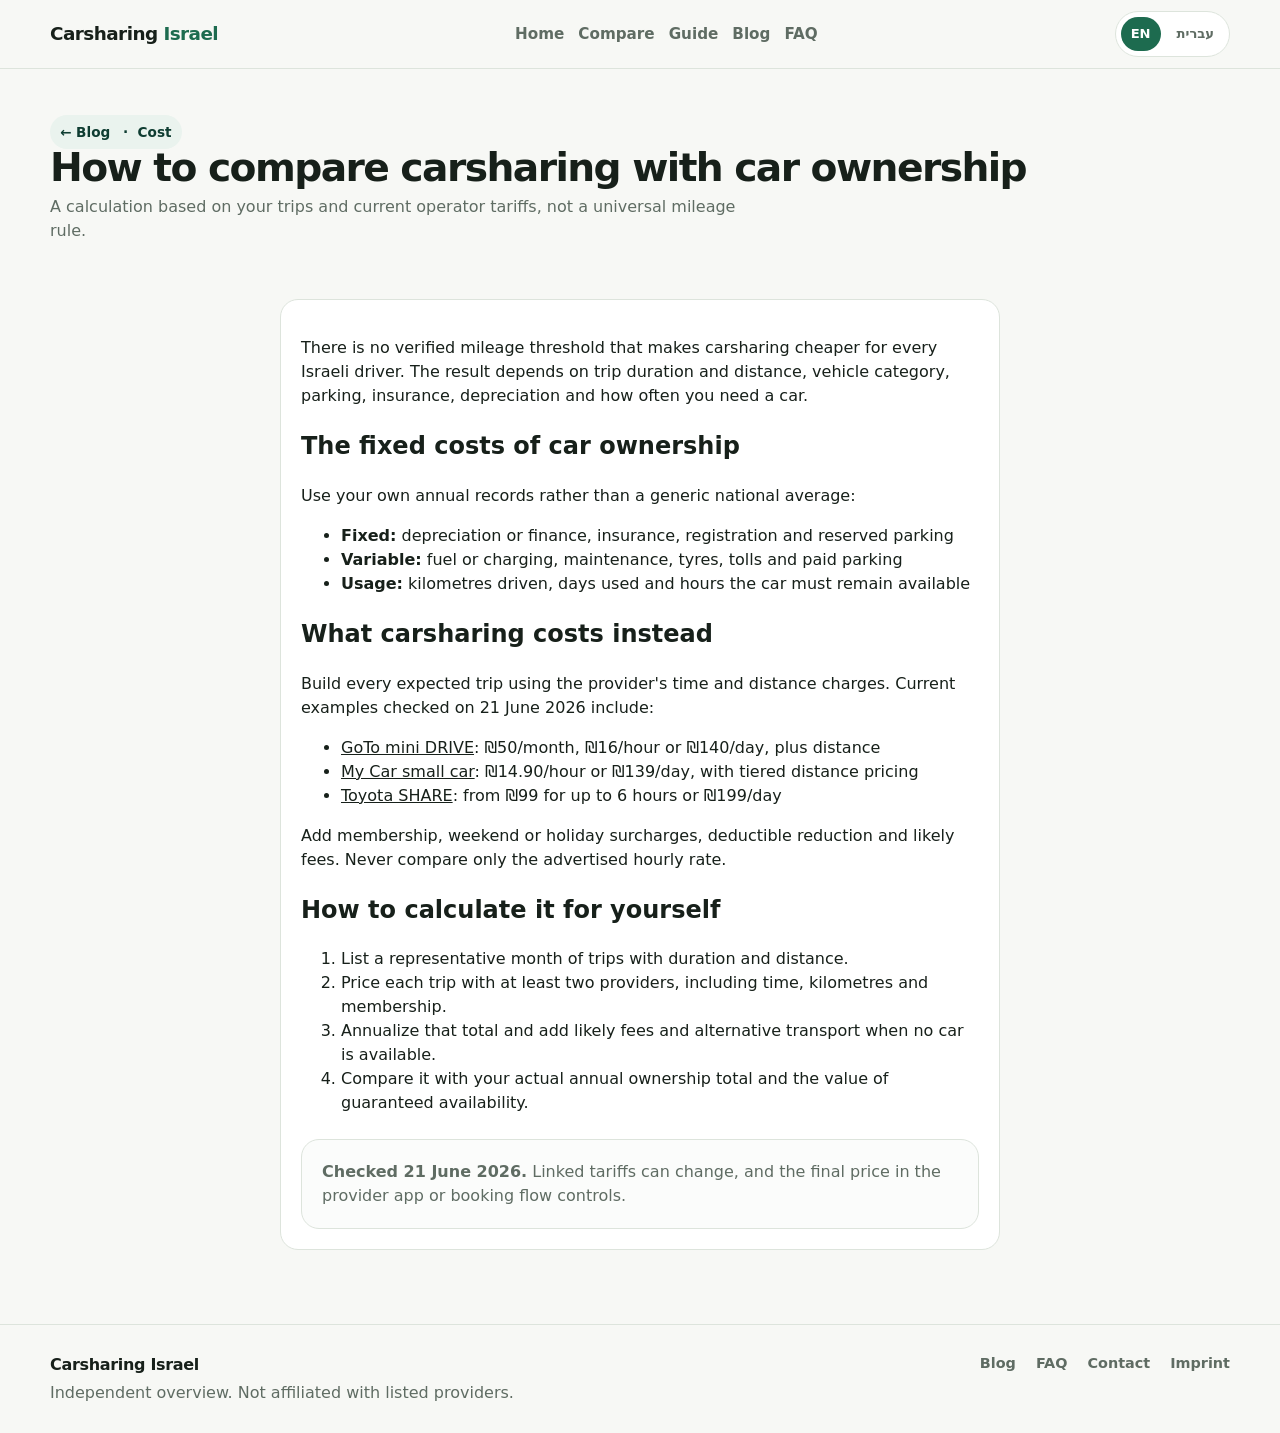
<file: blog-10k-rule.html>
<!doctype html>
<html lang="en" dir="ltr">
<head>
  <meta charset="utf-8">
  <meta name="viewport" content="width=device-width, initial-scale=1">
  <title>How to compare carsharing with car ownership | Carsharing Israel</title>
  <link rel="stylesheet" href="css/styles.css">
  <!-- Google Analytics — replace G-XXXXXXXXXX with your property ID -->
  <script async src="https://www.googletagmanager.com/gtag/js?id=G-XXXXXXXXXX"></script>
  <script>
    window.dataLayer = window.dataLayer || [];
    function gtag(){dataLayer.push(arguments);}
    gtag('js', new Date());
    gtag('config', 'G-XXXXXXXXXX');
  </script>
</head>
<body>
<div id="app">
  <header class="site-header">
    <div class="container nav">
      <a class="brand" href="index.html">Carsharing <span data-i18n="brandIsrael">Israel</span></a>
      <nav class="nav-links" aria-label="Main navigation">
        <a href="index.html" data-i18n="navHome">Home</a>
        <a href="compare.html" data-i18n="navCompare">Compare</a>
        <a href="guide.html" data-i18n="navGuide">Guide</a>
        <a href="blog.html" data-i18n="navBlog">Blog</a>
        <a href="faq.html" data-i18n="navFaq">FAQ</a>
      </nav>
      <div class="language-switcher" aria-label="Language">
        <button type="button" data-lang-button="en" aria-pressed="true">EN</button>
        <button type="button" data-lang-button="he" aria-pressed="false">עברית</button>
      </div>
    </div>
  </header>
  <main>
    <section class="page-title">
      <div class="container">
        <span class="eyebrow" data-lang="en"><a href="blog.html" style="color:inherit;text-decoration:none;">← Blog</a> &nbsp;·&nbsp; Cost</span>
        <span class="eyebrow" data-lang="he" style="display:none"><a href="blog.html" style="color:inherit;text-decoration:none;">← בלוג</a> &nbsp;·&nbsp; עלויות</span>
        <h1 data-lang="en">How to compare carsharing with car ownership</h1>
        <h1 data-lang="he" style="display:none">כיצד להשוות שיתוף רכב עם בעלות על רכב</h1>
        <p data-lang="en">A calculation based on your trips and current operator tariffs, not a universal mileage rule.</p>
        <p data-lang="he" style="display:none">חישוב המבוסס על הנסיעות שלכם ותעריפי הספקים הנוכחיים, לא על כלל קילומטראז׳ אוניברסלי.</p>
      </div>
    </section>
    <section class="section">
      <div class="container" style="max-width:720px;">
        <article class="page-panel">

          <div data-lang="en">
<p>There is no verified mileage threshold that makes carsharing cheaper for every Israeli driver. The result depends on trip duration and distance, vehicle category, parking, insurance, depreciation and how often you need a car.</p>

<h2>The fixed costs of car ownership</h2>
<p>Use your own annual records rather than a generic national average:</p>
<ul>
  <li><strong>Fixed:</strong> depreciation or finance, insurance, registration and reserved parking</li>
  <li><strong>Variable:</strong> fuel or charging, maintenance, tyres, tolls and paid parking</li>
  <li><strong>Usage:</strong> kilometres driven, days used and hours the car must remain available</li>
</ul>

<h2>What carsharing costs instead</h2>
<p>Build every expected trip using the provider's time and distance charges. Current examples checked on 21 June 2026 include:</p>
<ul>
  <li><a href="https://gotoglobal.com/pricing-list/" target="_blank" rel="noopener noreferrer">GoTo mini DRIVE</a>: ₪50/month, ₪16/hour or ₪140/day, plus distance</li>
  <li><a href="https://www.mycar-israel.com/price" target="_blank" rel="noopener noreferrer">My Car small car</a>: ₪14.90/hour or ₪139/day, with tiered distance pricing</li>
  <li><a href="https://www.toyota.co.il/discover-toyota/toyota-share" target="_blank" rel="noopener noreferrer">Toyota SHARE</a>: from ₪99 for up to 6 hours or ₪199/day</li>
</ul>
<p>Add membership, weekend or holiday surcharges, deductible reduction and likely fees. Never compare only the advertised hourly rate.</p>

<h2>How to calculate it for yourself</h2>
<ol>
  <li>List a representative month of trips with duration and distance.</li>
  <li>Price each trip with at least two providers, including time, kilometres and membership.</li>
  <li>Annualize that total and add likely fees and alternative transport when no car is available.</li>
  <li>Compare it with your actual annual ownership total and the value of guaranteed availability.</li>
</ol>

<div class="disclaimer" style="margin-top:24px;">
  <strong>Checked 21 June 2026.</strong> Linked tariffs can change, and the final price in the provider app or booking flow controls.
</div>
          </div>

          <div data-lang="he" style="display:none">
<p>אין סף קילומטראז׳ מאומת שהופך שיתוף רכב לזול יותר עבור כל נהג ישראלי. התוצאה תלויה במשך הנסיעה והמרחק, קטגוריית הרכב, החניה, הביטוח, הפחת ותדירות הצורך ברכב.</p>

<h2>העלויות הקבועות של בעלות על רכב</h2>
<p>השתמשו בנתונים השנתיים שלכם במקום בממוצע לאומי כללי:</p>
<ul>
  <li><strong>קבועות:</strong> פחת או מימון, ביטוח, רישוי וחניה שמורה</li>
  <li><strong>משתנות:</strong> דלק או טעינה, תחזוקה, צמיגים, אגרות ותשלומי חניה</li>
  <li><strong>שימוש:</strong> קילומטרים שנסעתם, ימי שימוש ושעות שהרכב חייב להיות זמין</li>
</ul>

<h2>מה שיתוף רכב עולה במקום</h2>
<p>חשבו כל נסיעה צפויה לפי עלות הזמן והמרחק של הספק. דוגמאות עדכניות שנבדקו ב-21 ביוני 2026 כוללות:</p>
<ul>
  <li><a href="https://gotoglobal.com/pricing-list/" target="_blank" rel="noopener noreferrer">GoTo מיני DRIVE</a>: ₪50/חודש, ₪16/שעה או ₪140/יום, בתוספת מרחק</li>
  <li><a href="https://www.mycar-israel.com/price" target="_blank" rel="noopener noreferrer">My Car רכב קטן</a>: ₪14.90/שעה או ₪139/יום, עם תמחור מרחק מדורג</li>
  <li><a href="https://www.toyota.co.il/discover-toyota/toyota-share" target="_blank" rel="noopener noreferrer">Toyota SHARE</a>: החל מ-₪99 לעד 6 שעות או ₪199/יום</li>
</ul>
<p>הוסיפו מנוי, תוספות סוף שבוע או חג, הפחתת השתתפות עצמית ועמלות אפשריות. לעולם אל תשוו רק את התעריף השעתי המפורסם.</p>

<h2>כיצד לחשב עבור עצמכם</h2>
<ol>
  <li>רשמו חודש נסיעות אופייני עם משך וקילומטרים.</li>
  <li>תמחרו כל נסיעה עם לפחות שני ספקים, כולל זמן, קילומטרים ומנוי.</li>
  <li>המירו לשנה, הוסיפו עמלות סבירות ועלות תחבורה חלופית כאשר אין רכב זמין.</li>
  <li>השוו לסך העלות השנתית בפועל של הבעלות ולערך הזמינות המובטחת.</li>
</ol>

<div class="disclaimer" style="margin-top:24px;">
  <strong>נבדק ב-21 ביוני 2026.</strong> תעריפים מקושרים עשויים להשתנות, והמחיר הסופי באפליקציה או בתהליך ההזמנה של הספק הוא הקובע.
</div>
          </div>

        </article>
      </div>
    </section>
  </main>
  <footer class="site-footer">
    <div class="container footer-grid">
      <div class="footer-brand">
        <strong data-i18n="footerName">Carsharing Israel</strong>
        <span data-i18n="footerNote">Independent overview. Not affiliated with listed providers.</span>
      </div>
      <nav class="footer-links" aria-label="Footer navigation">
        <a href="blog.html" data-i18n="footerBlog">Blog</a>
        <a href="faq.html" data-i18n="footerFaq">FAQ</a>
        <a href="contact.html" data-i18n="footerContact">Contact</a>
        <a href="methodology.html" data-i18n="footerImprint">Imprint</a>
      </nav>
    </div>
  </footer>
  <script src="js/i18n.js"></script>
</div>
</body>
</html>
</file>
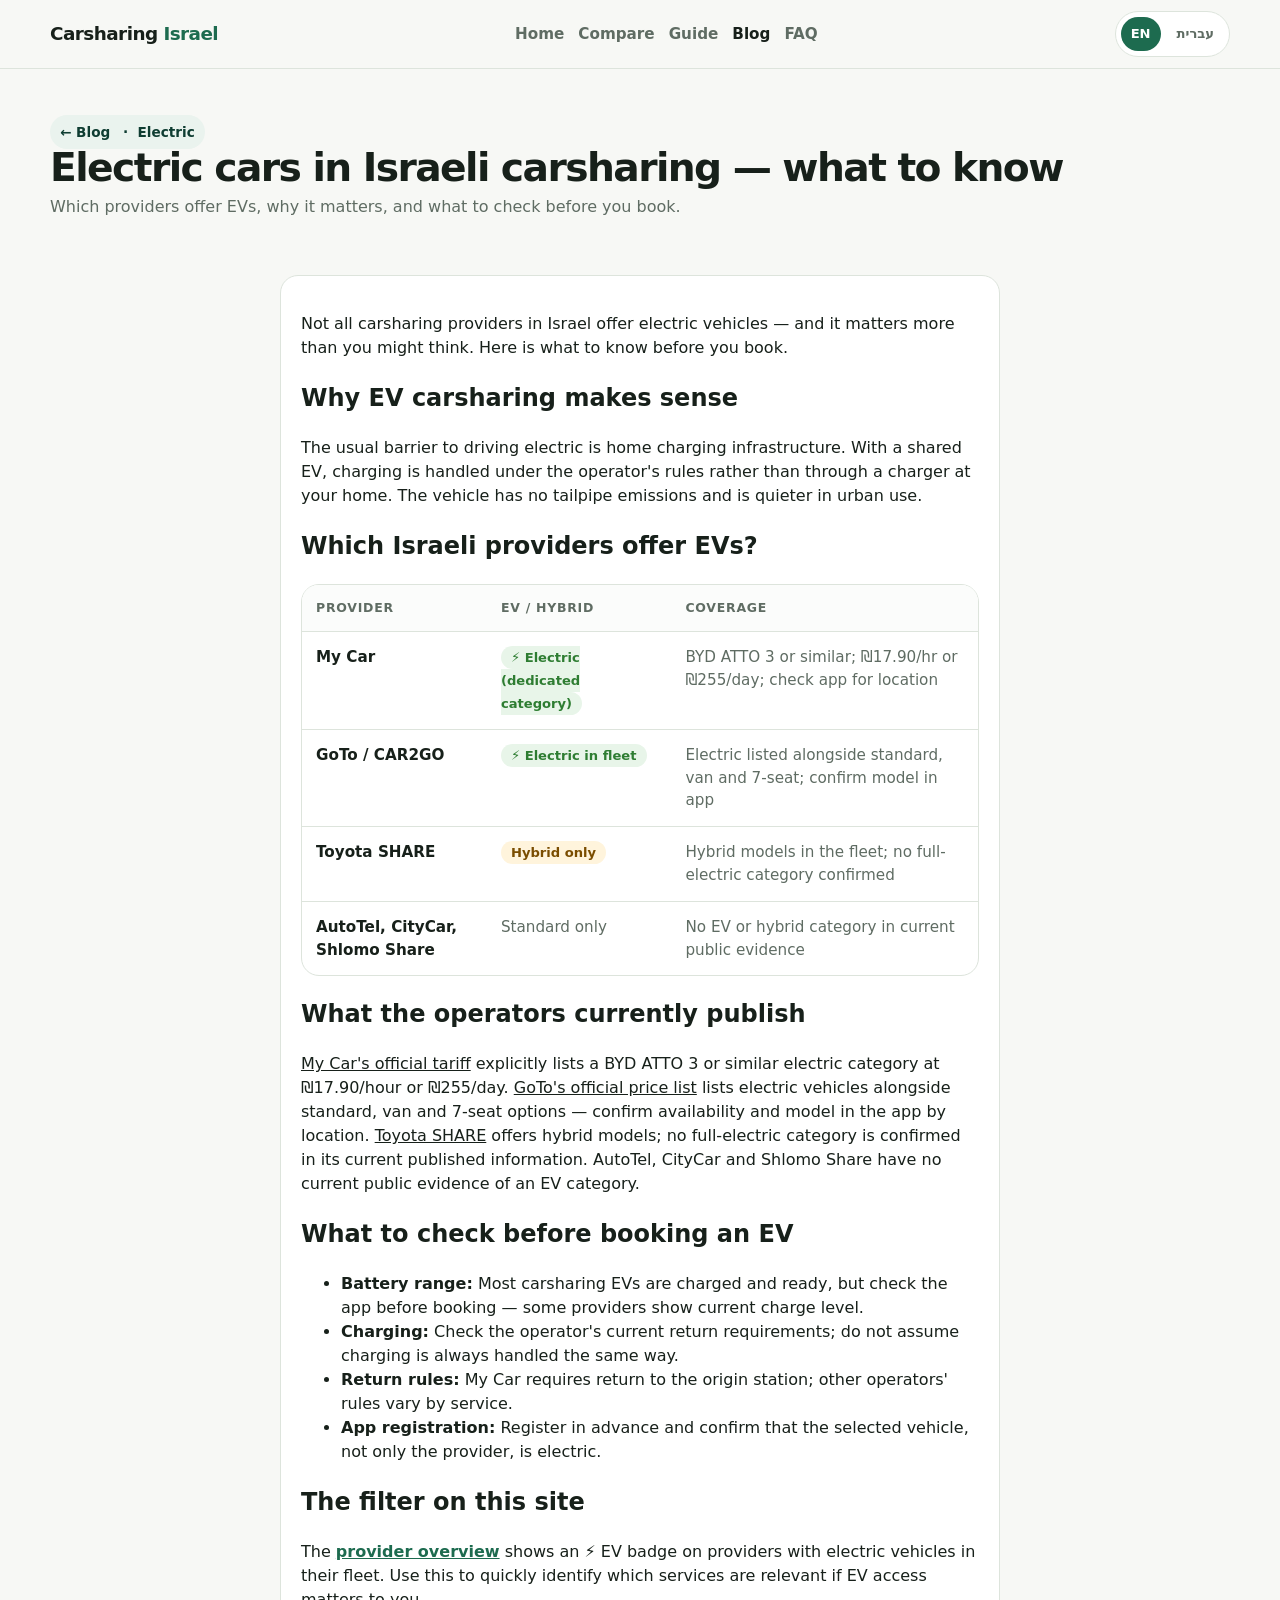
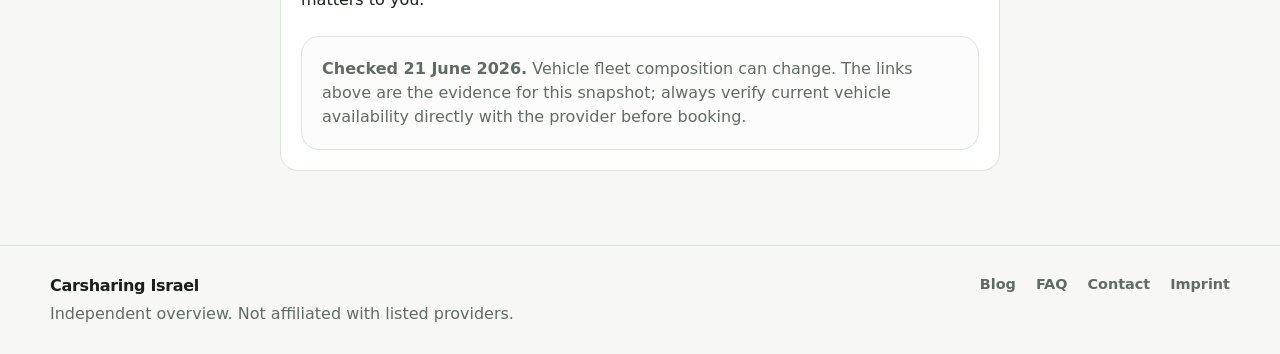
<file: blog-ev.html>
<!doctype html>
<html lang="en" dir="ltr">
<head>
  <meta charset="utf-8">
  <meta name="viewport" content="width=device-width, initial-scale=1">
  <meta name="description" data-i18n-meta="blogEvMeta" content="Which providers offer EVs, why it matters, and what to check before you book.">
  <title data-i18n-title="blogEvTitleMeta">Electric cars in Israeli carsharing — what to know | Carsharing Israel</title>
  <link rel="stylesheet" href="css/styles.css">
  <!-- Google Analytics — replace G-XXXXXXXXXX with your property ID -->
  <script async src="https://www.googletagmanager.com/gtag/js?id=G-XXXXXXXXXX"></script>
  <script>
    window.dataLayer = window.dataLayer || [];
    function gtag(){dataLayer.push(arguments);}
    gtag('js', new Date());
    gtag('config', 'G-XXXXXXXXXX');
  </script>
</head>
<body>
<div id="app">
  <header class="site-header">
    <div class="container nav">
      <a class="brand" href="index.html">Carsharing <span data-i18n="brandIsrael">Israel</span></a>
      <nav class="nav-links" aria-label="Main navigation">
        <a href="index.html" data-i18n="navHome">Home</a>
        <a href="compare.html" data-i18n="navCompare">Compare</a>
        <a href="guide.html" data-i18n="navGuide">Guide</a>
        <a href="blog.html" aria-current="page" data-i18n="navBlog">Blog</a>
        <a href="faq.html" data-i18n="navFaq">FAQ</a>
      </nav>
      <div class="language-switcher" aria-label="Language">
        <button type="button" data-lang-button="en" aria-pressed="true">EN</button>
        <button type="button" data-lang-button="he" aria-pressed="false">עברית</button>
      </div>
    </div>
  </header>
  <main>
    <section class="page-title">
      <div class="container">
        <span class="eyebrow" data-lang="en"><a href="blog.html" style="color:inherit;text-decoration:none;">← Blog</a> &nbsp;·&nbsp; Electric</span>
        <span class="eyebrow" data-lang="he" style="display:none"><a href="blog.html" style="color:inherit;text-decoration:none;">← בלוג</a> &nbsp;·&nbsp; חשמלי</span>
        <h1 data-lang="en">Electric cars in Israeli carsharing — what to know</h1>
        <h1 data-lang="he" style="display:none">רכבים חשמליים בשיתוף רכב בישראל — מה כדאי לדעת</h1>
        <p data-lang="en">Which providers offer EVs, why it matters, and what to check before you book.</p>
        <p data-lang="he" style="display:none">אילו ספקים מציעים רכבים חשמליים, למה זה חשוב ומה לבדוק לפני ההזמנה.</p>
      </div>
    </section>
    <section class="section">
      <div class="container" style="max-width:720px;">
        <article class="page-panel">

          <div data-lang="en">
<p>Not all carsharing providers in Israel offer electric vehicles — and it matters more than you might think. Here is what to know before you book.</p>

<h2>Why EV carsharing makes sense</h2>
<p>The usual barrier to driving electric is home charging infrastructure. With a shared EV, charging is handled under the operator's rules rather than through a charger at your home. The vehicle has no tailpipe emissions and is quieter in urban use.</p>

<h2>Which Israeli providers offer EVs?</h2>
<div style="background:var(--panel);border:1px solid var(--line);border-radius:18px;overflow:hidden;margin:18px 0;">
  <table style="width:100%;border-collapse:collapse;min-width:0;">
    <thead>
      <tr style="background:#fbfcfb;">
        <th style="text-align:left;padding:14px;font-size:.78rem;text-transform:uppercase;color:var(--muted);letter-spacing:.06em;">Provider</th>
        <th style="text-align:left;padding:14px;font-size:.78rem;text-transform:uppercase;color:var(--muted);letter-spacing:.06em;">EV / Hybrid</th>
        <th style="text-align:left;padding:14px;font-size:.78rem;text-transform:uppercase;color:var(--muted);letter-spacing:.06em;">Coverage</th>
      </tr>
    </thead>
    <tbody>
      <tr style="border-top:1px solid var(--line);">
        <td style="padding:14px;font-weight:700;">My Car</td>
        <td style="padding:14px;"><span style="background:#e8f5e9;color:#2e7d32;border-radius:999px;padding:4px 10px;font-size:.82rem;font-weight:750;">⚡ Electric (dedicated category)</span></td>
        <td style="padding:14px;color:var(--muted);">BYD ATTO 3 or similar; ₪17.90/hr or ₪255/day; check app for location</td>
      </tr>
      <tr style="border-top:1px solid var(--line);">
        <td style="padding:14px;font-weight:700;">GoTo / CAR2GO</td>
        <td style="padding:14px;"><span style="background:#e8f5e9;color:#2e7d32;border-radius:999px;padding:4px 10px;font-size:.82rem;font-weight:750;">⚡ Electric in fleet</span></td>
        <td style="padding:14px;color:var(--muted);">Electric listed alongside standard, van and 7-seat; confirm model in app</td>
      </tr>
      <tr style="border-top:1px solid var(--line);">
        <td style="padding:14px;font-weight:700;">Toyota SHARE</td>
        <td style="padding:14px;"><span style="background:#fff4dc;color:#7a4d00;border-radius:999px;padding:4px 10px;font-size:.82rem;font-weight:750;">Hybrid only</span></td>
        <td style="padding:14px;color:var(--muted);">Hybrid models in the fleet; no full-electric category confirmed</td>
      </tr>
      <tr style="border-top:1px solid var(--line);">
        <td style="padding:14px;font-weight:700;">AutoTel, CityCar, Shlomo Share</td>
        <td style="padding:14px;color:var(--muted);">Standard only</td>
        <td style="padding:14px;color:var(--muted);">No EV or hybrid category in current public evidence</td>
      </tr>
    </tbody>
  </table>
</div>

<h2>What the operators currently publish</h2>
<p><a href="https://www.mycar-israel.com/price" target="_blank" rel="noopener noreferrer">My Car's official tariff</a> explicitly lists a BYD ATTO 3 or similar electric category at ₪17.90/hour or ₪255/day. <a href="https://gotoglobal.com/pricing-list/" target="_blank" rel="noopener noreferrer">GoTo's official price list</a> lists electric vehicles alongside standard, van and 7-seat options — confirm availability and model in the app by location. <a href="https://www.toyota.co.il/discover-toyota/toyota-share" target="_blank" rel="noopener noreferrer">Toyota SHARE</a> offers hybrid models; no full-electric category is confirmed in its current published information. AutoTel, CityCar and Shlomo Share have no current public evidence of an EV category.</p>

<h2>What to check before booking an EV</h2>
<ul>
  <li><strong>Battery range:</strong> Most carsharing EVs are charged and ready, but check the app before booking — some providers show current charge level.</li>
  <li><strong>Charging:</strong> Check the operator's current return requirements; do not assume charging is always handled the same way.</li>
  <li><strong>Return rules:</strong> My Car requires return to the origin station; other operators' rules vary by service.</li>
  <li><strong>App registration:</strong> Register in advance and confirm that the selected vehicle, not only the provider, is electric.</li>
</ul>

<h2>The filter on this site</h2>
<p>The <a href="index.html#providers" style="color:var(--accent);font-weight:700;">provider overview</a> shows an ⚡ EV badge on providers with electric vehicles in their fleet. Use this to quickly identify which services are relevant if EV access matters to you.</p>

<div class="disclaimer" style="margin-top:24px;">
  <strong>Checked 21 June 2026.</strong> Vehicle fleet composition can change. The links above are the evidence for this snapshot; always verify current vehicle availability directly with the provider before booking.
</div>
          </div>

          <div data-lang="he" style="display:none">
<p>לא כל ספקי שיתוף הרכב בישראל מציעים רכבים חשמליים — וזה חשוב יותר ממה שנדמה. מה שכדאי לדעת לפני ההזמנה.</p>

<h2>למה שיתוף רכב חשמלי הגיוני</h2>
<p>המחסום הרגיל לנהיגה חשמלית הוא תשתית הטעינה הביתית. ברכב משותף חשמלי, הטעינה מנוהלת על פי כללי המפעיל ולא דרך עמדה בביתכם. לרכב אין פליטות מצינור פליטה והוא שקט יותר בשימוש עירוני.</p>

<h2>אילו ספקים ישראלים מציעים רכבים חשמליים?</h2>
<div style="background:var(--panel);border:1px solid var(--line);border-radius:18px;overflow:hidden;margin:18px 0;">
  <table style="width:100%;border-collapse:collapse;min-width:0;">
    <thead>
      <tr style="background:#fbfcfb;">
        <th style="text-align:right;padding:14px;font-size:.78rem;text-transform:uppercase;color:var(--muted);letter-spacing:.06em;">ספק</th>
        <th style="text-align:right;padding:14px;font-size:.78rem;text-transform:uppercase;color:var(--muted);letter-spacing:.06em;">חשמלי / היברידי</th>
        <th style="text-align:right;padding:14px;font-size:.78rem;text-transform:uppercase;color:var(--muted);letter-spacing:.06em;">כיסוי</th>
      </tr>
    </thead>
    <tbody>
      <tr style="border-top:1px solid var(--line);">
        <td style="padding:14px;font-weight:700;">My Car</td>
        <td style="padding:14px;"><span style="background:#e8f5e9;color:#2e7d32;border-radius:999px;padding:4px 10px;font-size:.82rem;font-weight:750;">⚡ חשמלי (קטגוריה ייעודית)</span></td>
        <td style="padding:14px;color:var(--muted);">BYD ATTO 3 או דומה; ₪17.90/שעה או ₪255/יום; בדקו מיקום באפליקציה</td>
      </tr>
      <tr style="border-top:1px solid var(--line);">
        <td style="padding:14px;font-weight:700;">GoTo / CAR2GO</td>
        <td style="padding:14px;"><span style="background:#e8f5e9;color:#2e7d32;border-radius:999px;padding:4px 10px;font-size:.82rem;font-weight:750;">⚡ חשמלי בצי</span></td>
        <td style="padding:14px;color:var(--muted);">חשמלי לצד סטנדרטי, ואן ו-7 מושבים; אמתו דגם באפליקציה</td>
      </tr>
      <tr style="border-top:1px solid var(--line);">
        <td style="padding:14px;font-weight:700;">Toyota SHARE</td>
        <td style="padding:14px;"><span style="background:#fff4dc;color:#7a4d00;border-radius:999px;padding:4px 10px;font-size:.82rem;font-weight:750;">היברידי בלבד</span></td>
        <td style="padding:14px;color:var(--muted);">דגמים היברידיים בצי; לא אושרה קטגוריה חשמלית מלאה</td>
      </tr>
      <tr style="border-top:1px solid var(--line);">
        <td style="padding:14px;font-weight:700;">אוטותל, סיטי קאר, שלמה שר</td>
        <td style="padding:14px;color:var(--muted);">סטנדרטי בלבד</td>
        <td style="padding:14px;color:var(--muted);">אין ראיה ציבורית נוכחית לקטגוריית EV או היברידי</td>
      </tr>
    </tbody>
  </table>
</div>

<h2>מה המפעילים מפרסמים כיום</h2>
<p><a href="https://www.mycar-israel.com/price" target="_blank" rel="noopener noreferrer">המחירון הרשמי של My Car</a> מפרט במפורש קטגוריית BYD ATTO 3 חשמלי או דומה לו במחיר ₪17.90/שעה או ₪255/יום. <a href="https://gotoglobal.com/pricing-list/" target="_blank" rel="noopener noreferrer">רשימת המחירים הרשמית של GoTo</a> מציינת רכבים חשמליים לצד אפשרויות סטנדרטיות, ואן ו-7 מושבים — אמתו זמינות ודגם באפליקציה לפי מיקום. <a href="https://www.toyota.co.il/discover-toyota/toyota-share" target="_blank" rel="noopener noreferrer">Toyota SHARE</a> מציעה דגמים היברידיים; לא אושרה קטגוריה חשמלית מלאה במידע המפורסם הנוכחי שלה. לאוטותל, סיטי קאר ושלמה שר אין ראיה ציבורית נוכחית לקטגוריית EV.</p>

<h2>מה לבדוק לפני הזמנת רכב חשמלי</h2>
<ul>
  <li><strong>טווח סוללה:</strong> רוב ה-EV בשיתוף רכב טעונים ומוכנים, אך בדקו באפליקציה לפני ההזמנה — חלק מהספקים מציגים את רמת הטעינה הנוכחית.</li>
  <li><strong>טעינה:</strong> בדקו את דרישות ההחזרה הנוכחיות של המפעיל; אל תניחו שהטעינה מטופלת באותו אופן תמיד.</li>
  <li><strong>כללי החזרה:</strong> My Car מחייבת החזרה לתחנת המקור; כללי ספקים אחרים משתנים לפי שירות.</li>
  <li><strong>רישום לאפליקציה:</strong> הירשמו מראש ואמתו שהרכב הנבחר — לא רק הספק — הוא חשמלי.</li>
</ul>

<h2>הסינון באתר</h2>
<p><a href="index.html#providers" style="color:var(--accent);font-weight:700;">סקירת הספקים</a> מציגה תג ⚡ EV על ספקים שיש להם רכבים חשמליים בצי שלהם. השתמשו בזה כדי לזהות במהירות אילו שירותים רלוונטיים אם גישה לרכב חשמלי חשובה לכם.</p>

<div class="disclaimer" style="margin-top:24px;">
  <strong>נבדק ב-21 ביוני 2026.</strong> הרכב בצי עשוי להשתנות. הקישורים לעיל הם הראיות לתמונת המצב הזו; אמתו תמיד את זמינות הרכב הנוכחית ישירות עם הספק לפני ההזמנה.
</div>
          </div>

        </article>
      </div>
    </section>
  </main>
  <footer class="site-footer">
    <div class="container footer-grid">
      <div class="footer-brand">
        <strong data-i18n="footerName">Carsharing Israel</strong>
        <span data-i18n="footerNote">Independent overview. Not affiliated with listed providers.</span>
      </div>
      <nav class="footer-links" aria-label="Footer navigation">
        <a href="blog.html" data-i18n="footerBlog">Blog</a>
        <a href="faq.html" data-i18n="footerFaq">FAQ</a>
        <a href="contact.html" data-i18n="footerContact">Contact</a>
        <a href="methodology.html" data-i18n="footerImprint">Imprint</a>
      </nav>
    </div>
  </footer>
  <script src="js/i18n.js"></script>
</div>
</body>
</html>
</file>
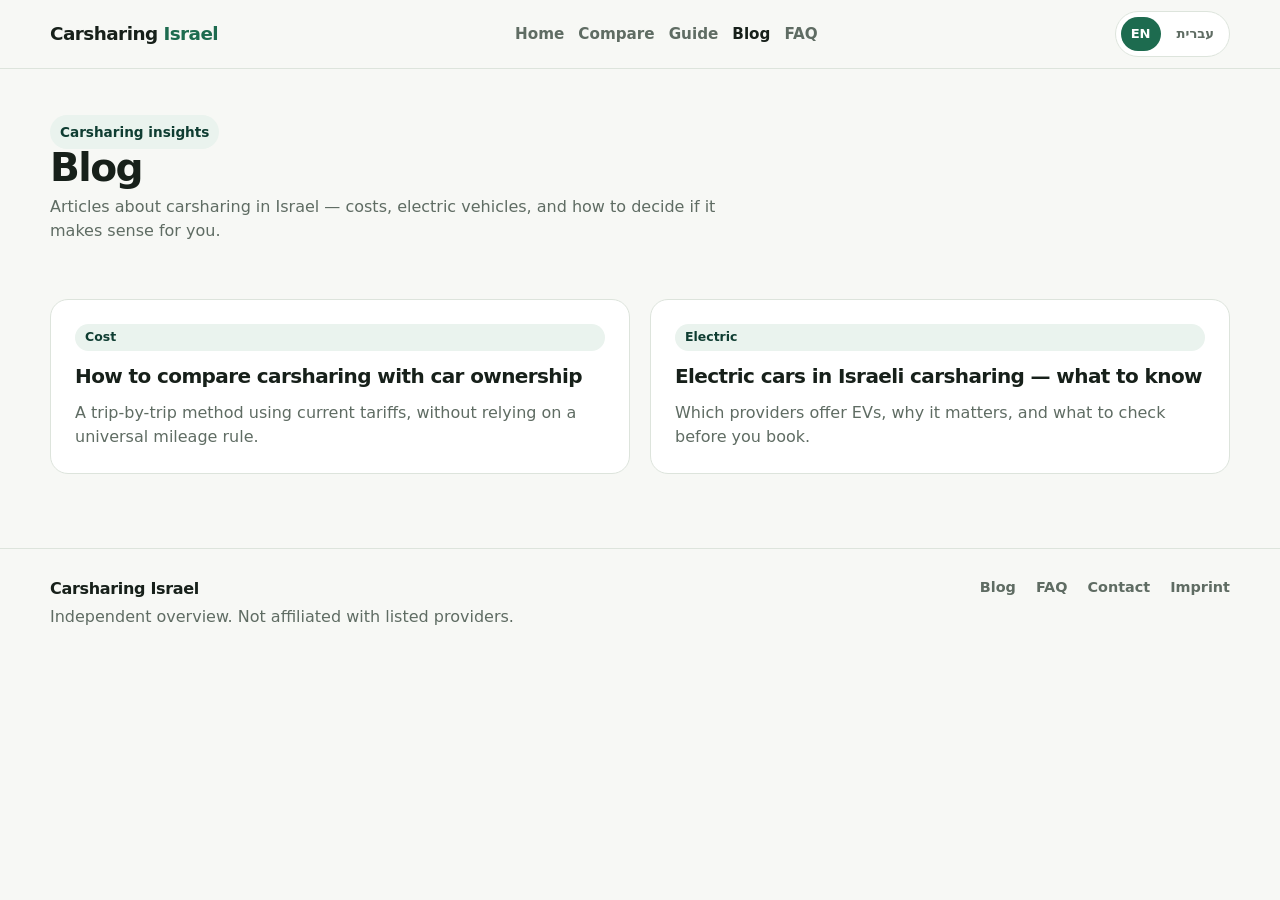
<file: blog.html>
<!doctype html>
<html lang="en" dir="ltr">
<head>
  <meta charset="utf-8">
  <meta name="viewport" content="width=device-width, initial-scale=1">
  <meta name="description" data-i18n-meta="blogMeta" content="Articles about carsharing in Israel — costs, electric vehicles, and how to decide if carsharing makes sense for you.">
  <title data-i18n-title="blogTitleMeta">Blog | Carsharing Israel</title>
  <link rel="stylesheet" href="css/styles.css">
  <!-- Google Analytics — replace G-XXXXXXXXXX with your property ID -->
  <script async src="https://www.googletagmanager.com/gtag/js?id=G-XXXXXXXXXX"></script>
  <script>
    window.dataLayer = window.dataLayer || [];
    function gtag(){dataLayer.push(arguments);}
    gtag('js', new Date());
    gtag('config', 'G-XXXXXXXXXX');
  </script>
</head>
<body>
<div id="app">
  <header class="site-header">
    <div class="container nav">
      <a class="brand" href="index.html">Carsharing <span data-i18n="brandIsrael">Israel</span></a>
      <nav class="nav-links" aria-label="Main navigation">
        <a href="index.html" data-i18n="navHome">Home</a>
        <a href="compare.html" data-i18n="navCompare">Compare</a>
        <a href="guide.html" data-i18n="navGuide">Guide</a>
        <a href="blog.html" aria-current="page" data-i18n="navBlog">Blog</a>
        <a href="faq.html" data-i18n="navFaq">FAQ</a>
      </nav>
      <div class="language-switcher" aria-label="Language">
        <button type="button" data-lang-button="en" aria-pressed="true">EN</button>
        <button type="button" data-lang-button="he" aria-pressed="false">עברית</button>
      </div>
    </div>
  </header>
  <main>
    <section class="page-title">
      <div class="container">
        <span class="eyebrow" data-i18n="blogEyebrow">Carsharing insights</span>
        <h1 data-i18n="blogH1">Blog</h1>
        <p data-i18n="blogIntro">Articles about carsharing in Israel — costs, electric vehicles, and how to decide if it makes sense for you.</p>
      </div>
    </section>
    <section class="section">
      <div class="container blog-grid">
        <a class="blog-card" href="blog-10k-rule.html">
          <span class="blog-tag" data-i18n="blog1Tag">Cost</span>
          <h2 data-i18n="blog1Title">How to compare carsharing with car ownership</h2>
          <p data-i18n="blog1Desc">A trip-by-trip method using current tariffs, without relying on a universal mileage rule.</p>
        </a>
        <a class="blog-card" href="blog-ev.html">
          <span class="blog-tag" data-i18n="blog2Tag">Electric</span>
          <h2 data-i18n="blog2Title">Electric cars in Israeli carsharing — what to know</h2>
          <p data-i18n="blog2Desc">Which providers offer EVs, why it matters, and what to check before you book.</p>
        </a>
      </div>
    </section>
  </main>
  <footer class="site-footer">
    <div class="container footer-grid">
      <div class="footer-brand">
        <strong data-i18n="footerName">Carsharing Israel</strong>
        <span data-i18n="footerNote">Independent overview. Not affiliated with listed providers.</span>
      </div>
      <nav class="footer-links" aria-label="Footer navigation">
        <a href="blog.html" aria-current="page" data-i18n="footerBlog">Blog</a>
        <a href="faq.html" data-i18n="footerFaq">FAQ</a>
        <a href="contact.html" data-i18n="footerContact">Contact</a>
        <a href="methodology.html" data-i18n="footerImprint">Imprint</a>
      </nav>
    </div>
  </footer>
  <script src="js/i18n.js"></script>
</div>
</body>
</html>
</file>
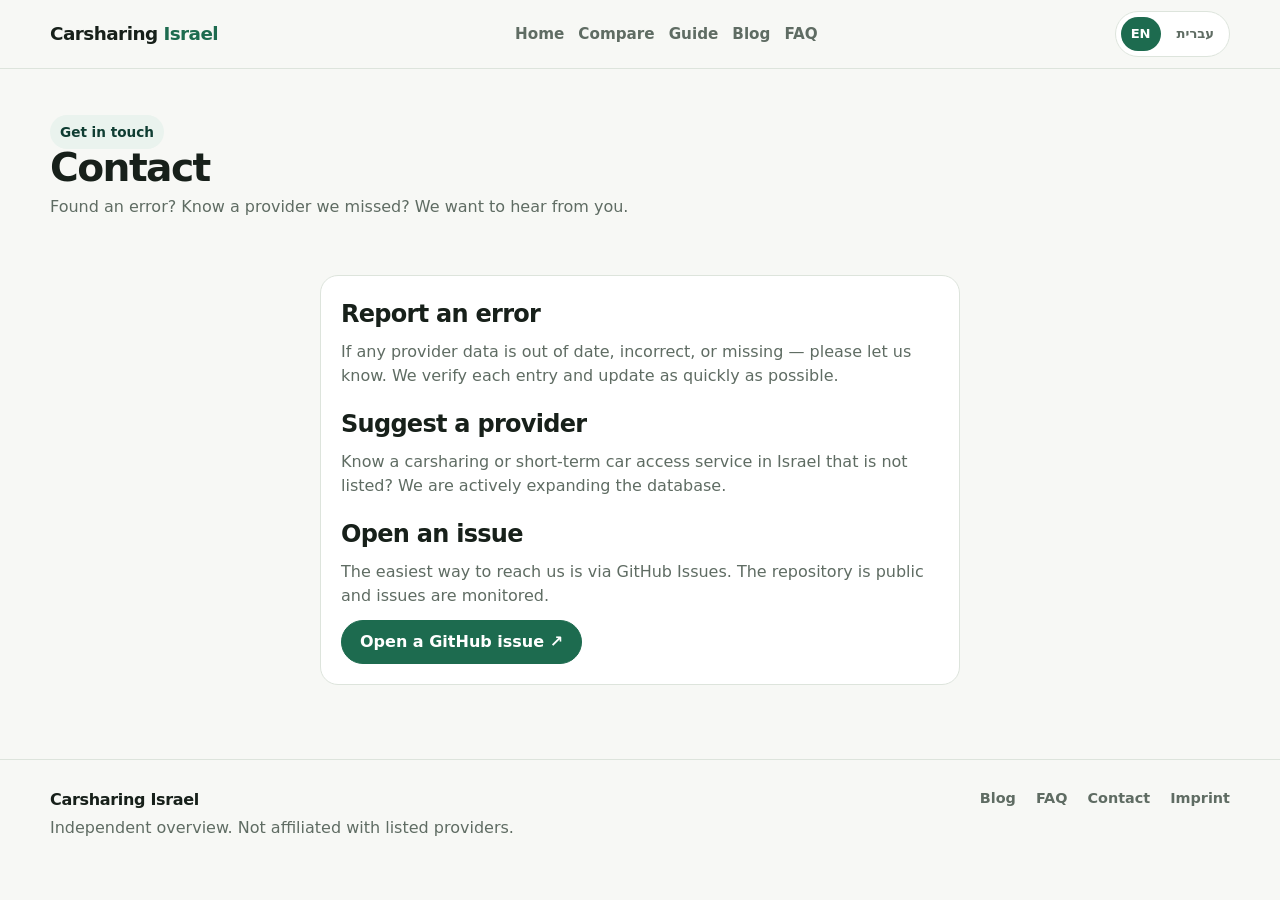
<file: contact.html>
<!doctype html>
<html lang="en" dir="ltr">
<head>
  <meta charset="utf-8">
  <meta name="viewport" content="width=device-width, initial-scale=1">
  <meta name="description" data-i18n-meta="contactMeta" content="Contact Carsharing Israel — report an error or suggest a missing provider.">
  <title data-i18n-title="contactTitleMeta">Contact | Carsharing Israel</title>
  <link rel="stylesheet" href="css/styles.css">
  <!-- Google Analytics — replace G-XXXXXXXXXX with your property ID -->
  <script async src="https://www.googletagmanager.com/gtag/js?id=G-XXXXXXXXXX"></script>
  <script>
    window.dataLayer = window.dataLayer || [];
    function gtag(){dataLayer.push(arguments);}
    gtag('js', new Date());
    gtag('config', 'G-XXXXXXXXXX');
  </script>
</head>
<body>
<div id="app">
  <header class="site-header">
    <div class="container nav">
      <a class="brand" href="index.html">Carsharing <span data-i18n="brandIsrael">Israel</span></a>
      <nav class="nav-links" aria-label="Main navigation">
        <a href="index.html" data-i18n="navHome">Home</a>
        <a href="compare.html" data-i18n="navCompare">Compare</a>
        <a href="guide.html" data-i18n="navGuide">Guide</a>
        <a href="blog.html" data-i18n="navBlog">Blog</a>
        <a href="faq.html" data-i18n="navFaq">FAQ</a>
      </nav>
      <div class="language-switcher" aria-label="Language">
        <button type="button" data-lang-button="en" aria-pressed="true">EN</button>
        <button type="button" data-lang-button="he" aria-pressed="false">עברית</button>
      </div>
    </div>
  </header>
  <main>
    <section class="page-title">
      <div class="container">
        <span class="eyebrow" data-i18n="contactEyebrow">Get in touch</span>
        <h1 data-i18n="contactH1">Contact</h1>
        <p data-i18n="contactIntro">Found an error? Know a provider we missed? We want to hear from you.</p>
      </div>
    </section>
    <section class="section">
      <div class="container" style="max-width:640px;">
        <div class="page-panel" style="display:grid;gap:18px;">
          <div>
            <h2 style="margin:0 0 8px;letter-spacing:-.03em;" data-i18n="contactErrorTitle">Report an error</h2>
            <p style="color:var(--muted);margin:0;" data-i18n="contactErrorText">If any provider data is out of date, incorrect, or missing — please let us know. We verify each entry and update as quickly as possible.</p>
          </div>
          <div>
            <h2 style="margin:0 0 8px;letter-spacing:-.03em;" data-i18n="contactSuggestTitle">Suggest a provider</h2>
            <p style="color:var(--muted);margin:0;" data-i18n="contactSuggestText">Know a carsharing or short-term car access service in Israel that is not listed? We are actively expanding the database.</p>
          </div>
          <div>
            <h2 style="margin:0 0 8px;letter-spacing:-.03em;" data-i18n="contactReachTitle">Open an issue</h2>
            <p style="color:var(--muted);margin:0 0 12px;" data-i18n="contactReachText">The easiest way to reach us is via GitHub Issues. The repository is public and issues are monitored.</p>
            <a class="button primary" href="https://github.com/barneyjonas/carsharing-israel/issues" target="_blank" rel="noopener noreferrer" data-i18n="contactButton">Open a GitHub issue ↗</a>
          </div>
        </div>
      </div>
    </section>
  </main>
  <footer class="site-footer">
    <div class="container footer-grid">
      <div class="footer-brand">
        <strong data-i18n="footerName">Carsharing Israel</strong>
        <span data-i18n="footerNote">Independent overview. Not affiliated with listed providers.</span>
      </div>
      <nav class="footer-links" aria-label="Footer navigation">
        <a href="blog.html" data-i18n="footerBlog">Blog</a>
        <a href="faq.html" data-i18n="footerFaq">FAQ</a>
        <a href="contact.html" aria-current="page" data-i18n="footerContact">Contact</a>
        <a href="methodology.html" data-i18n="footerImprint">Imprint</a>
      </nav>
    </div>
  </footer>
  <script src="js/i18n.js"></script>
</div>
</body>
</html>
</file>
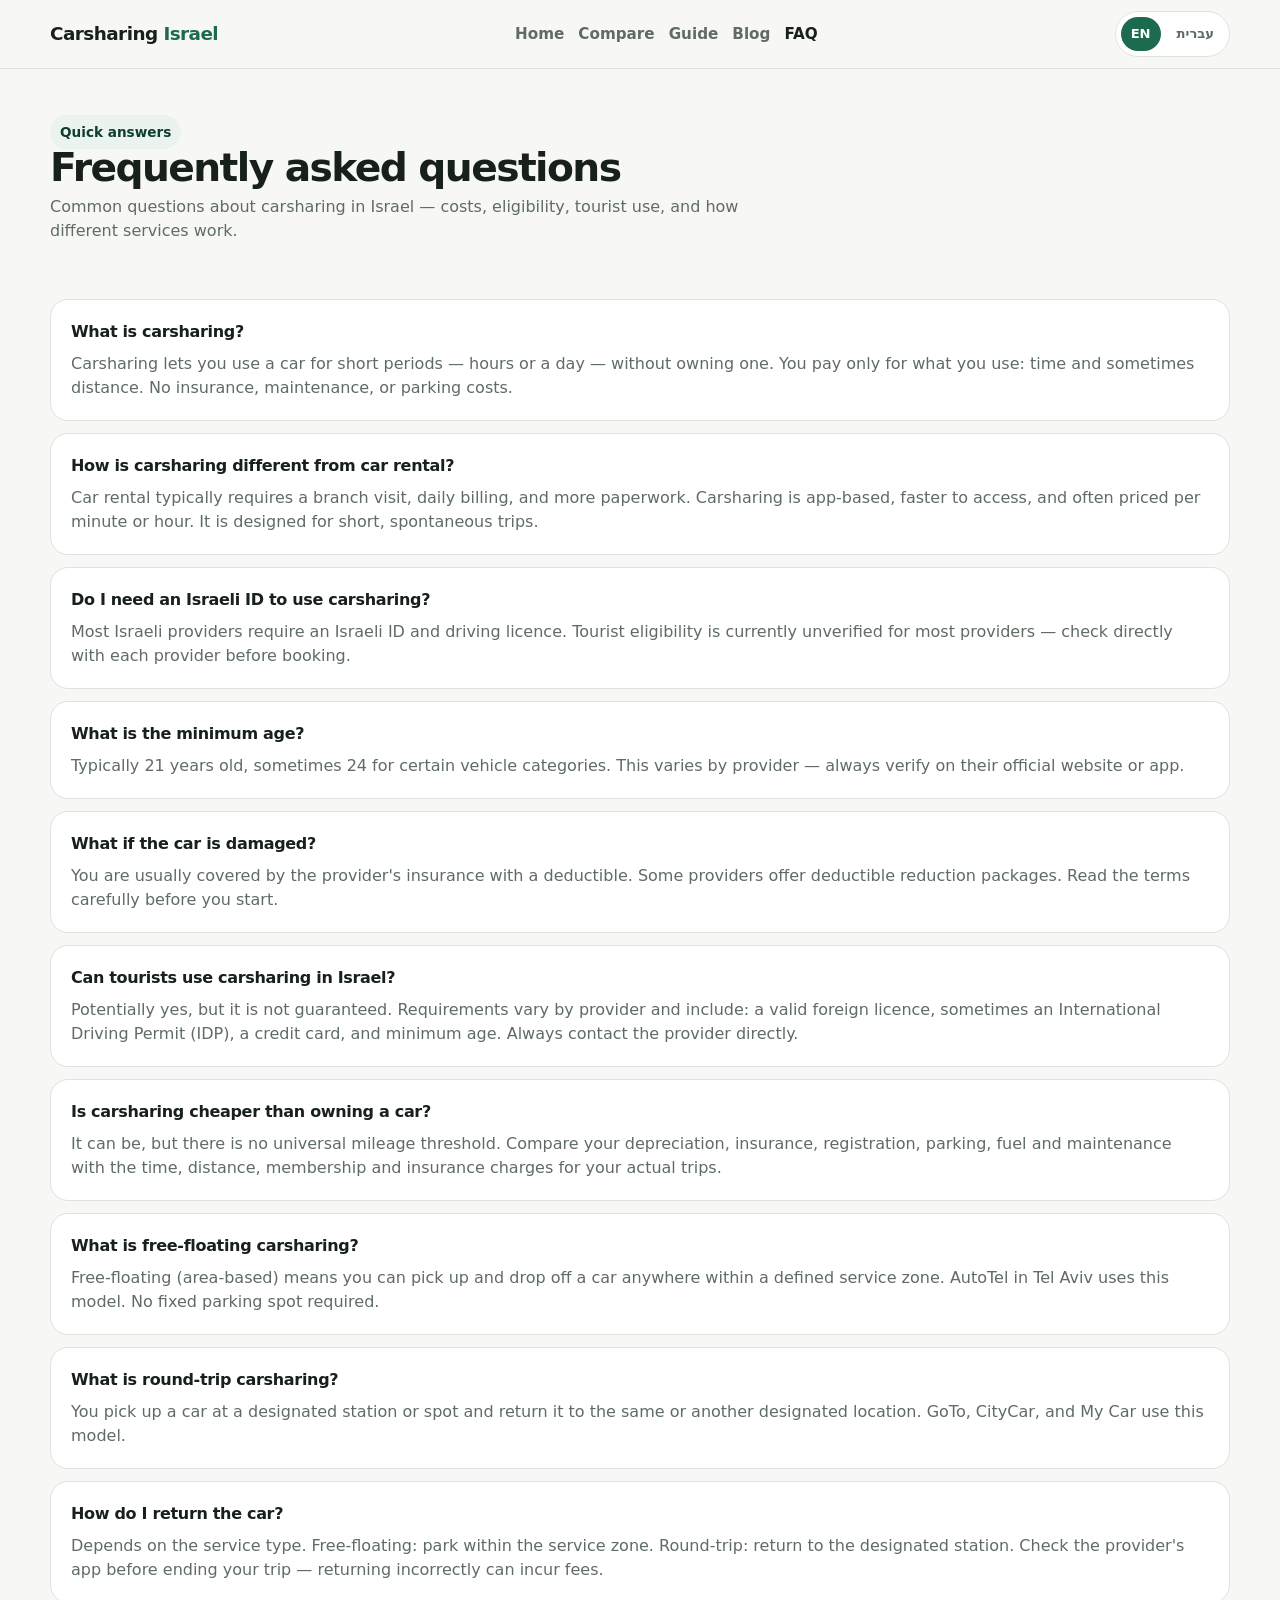
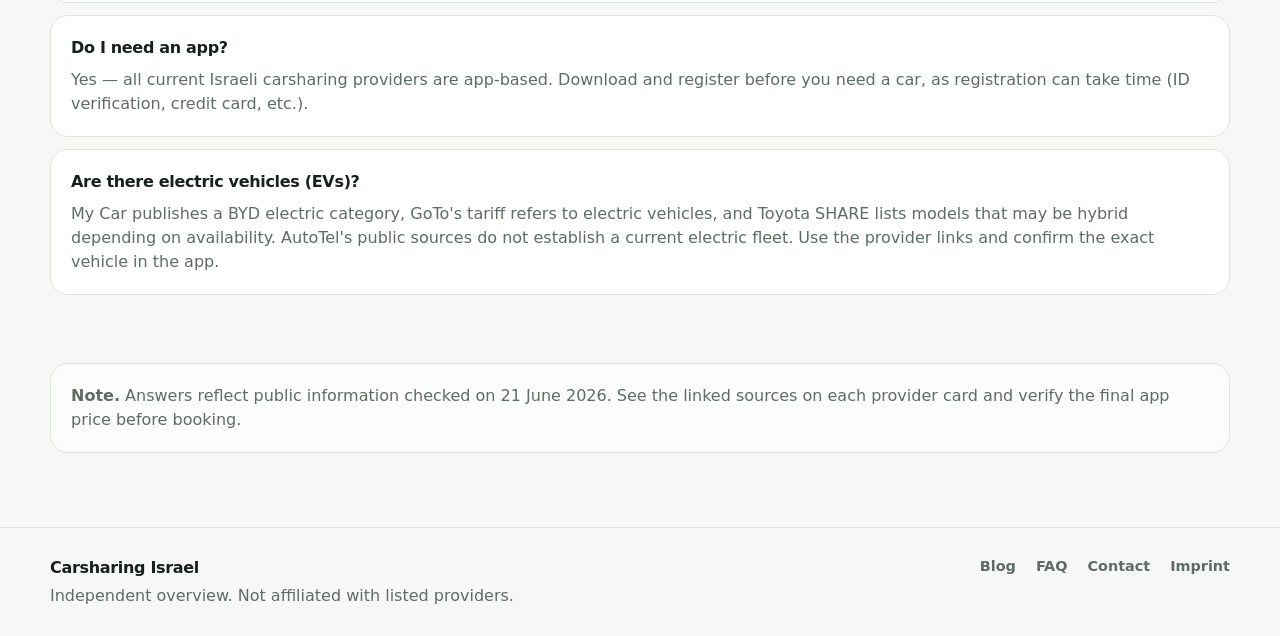
<file: faq.html>
<!doctype html>
<html lang="en" dir="ltr">
<head>
  <meta charset="utf-8">
  <meta name="viewport" content="width=device-width, initial-scale=1">
  <meta name="description" data-i18n-meta="faqMeta" content="Frequently asked questions about carsharing in Israel — costs, eligibility, tourist use and how different services work.">
  <title data-i18n-title="faqTitleMeta">FAQ | Carsharing Israel</title>
  <link rel="stylesheet" href="css/styles.css">
  <!-- Google Analytics — replace G-XXXXXXXXXX with your property ID -->
  <script async src="https://www.googletagmanager.com/gtag/js?id=G-XXXXXXXXXX"></script>
  <script>
    window.dataLayer = window.dataLayer || [];
    function gtag(){dataLayer.push(arguments);}
    gtag('js', new Date());
    gtag('config', 'G-XXXXXXXXXX');
  </script>
</head>
<body>
<div id="app">
  <header class="site-header">
    <div class="container nav">
      <a class="brand" href="index.html">Carsharing <span data-i18n="brandIsrael">Israel</span></a>
      <nav class="nav-links" aria-label="Main navigation">
        <a href="index.html" data-i18n="navHome">Home</a>
        <a href="compare.html" data-i18n="navCompare">Compare</a>
        <a href="guide.html" data-i18n="navGuide">Guide</a>
        <a href="blog.html" data-i18n="navBlog">Blog</a>
        <a href="faq.html" aria-current="page" data-i18n="navFaq">FAQ</a>
      </nav>
      <div class="language-switcher" aria-label="Language">
        <button type="button" data-lang-button="en" aria-pressed="true">EN</button>
        <button type="button" data-lang-button="he" aria-pressed="false">עברית</button>
      </div>
    </div>
  </header>
  <main>
    <section class="page-title">
      <div class="container">
        <span class="eyebrow" data-i18n="faqEyebrow">Quick answers</span>
        <h1 data-i18n="faqH1">Frequently asked questions</h1>
        <p data-i18n="faqIntro">Common questions about carsharing in Israel — costs, eligibility, tourist use, and how different services work.</p>
      </div>
    </section>
    <section class="section">
      <div class="container faq-list">
        <div class="faq-item">
          <h3 data-i18n="faq1Q">What is carsharing?</h3>
          <p data-i18n="faq1A">Carsharing lets you use a car for short periods — hours or a day — without owning one. You pay only for what you use: time and sometimes distance. No insurance, maintenance, or parking costs.</p>
        </div>
        <div class="faq-item">
          <h3 data-i18n="faq2Q">How is carsharing different from car rental?</h3>
          <p data-i18n="faq2A">Car rental typically requires a branch visit, daily billing, and more paperwork. Carsharing is app-based, faster to access, and often priced per minute or hour. It is designed for short, spontaneous trips.</p>
        </div>
        <div class="faq-item">
          <h3 data-i18n="faq3Q">Do I need an Israeli ID to use carsharing?</h3>
          <p data-i18n="faq3A">Most Israeli providers require an Israeli ID and driving licence. Tourist eligibility is currently unverified for most providers — check directly with each provider before booking.</p>
        </div>
        <div class="faq-item">
          <h3 data-i18n="faq4Q">What is the minimum age?</h3>
          <p data-i18n="faq4A">Typically 21 years old, sometimes 24 for certain vehicle categories. This varies by provider — always verify on their official website or app.</p>
        </div>
        <div class="faq-item">
          <h3 data-i18n="faq5Q">What if the car is damaged?</h3>
          <p data-i18n="faq5A">You are usually covered by the provider's insurance with a deductible. Some providers offer deductible reduction packages. Read the terms carefully before you start.</p>
        </div>
        <div class="faq-item">
          <h3 data-i18n="faq6Q">Can tourists use carsharing in Israel?</h3>
          <p data-i18n="faq6A">Potentially yes, but it is not guaranteed. Requirements vary by provider and include: a valid foreign licence, sometimes an International Driving Permit (IDP), a credit card, and minimum age. Always contact the provider directly.</p>
        </div>
        <div class="faq-item">
          <h3 data-i18n="faq7Q">Is carsharing cheaper than owning a car?</h3>
          <p data-i18n="faq7A">It can be, but there is no universal mileage threshold. Compare your depreciation, insurance, registration, parking, fuel and maintenance with the time, distance, membership and insurance charges for your actual trips.</p>
        </div>
        <div class="faq-item">
          <h3 data-i18n="faq8Q">What is free-floating carsharing?</h3>
          <p data-i18n="faq8A">Free-floating (area-based) means you can pick up and drop off a car anywhere within a defined service zone. AutoTel in Tel Aviv uses this model. No fixed parking spot required.</p>
        </div>
        <div class="faq-item">
          <h3 data-i18n="faq9Q">What is round-trip carsharing?</h3>
          <p data-i18n="faq9A">You pick up a car at a designated station or spot and return it to the same or another designated location. GoTo, CityCar, and My Car use this model.</p>
        </div>
        <div class="faq-item">
          <h3 data-i18n="faq10Q">How do I return the car?</h3>
          <p data-i18n="faq10A">Depends on the service type. Free-floating: park within the service zone. Round-trip: return to the designated station. Check the provider's app before ending your trip — returning incorrectly can incur fees.</p>
        </div>
        <div class="faq-item">
          <h3 data-i18n="faq11Q">Do I need an app?</h3>
          <p data-i18n="faq11A">Yes — all current Israeli carsharing providers are app-based. Download and register before you need a car, as registration can take time (ID verification, credit card, etc.).</p>
        </div>
        <div class="faq-item">
          <h3 data-i18n="faq12Q">Are there electric vehicles (EVs)?</h3>
          <p data-i18n="faq12A">My Car publishes a BYD electric category, GoTo's tariff refers to electric vehicles, and Toyota SHARE lists models that may be hybrid depending on availability. AutoTel's public sources do not establish a current electric fleet. Use the provider links and confirm the exact vehicle in the app.</p>
        </div>
      </div>
    </section>
    <section class="section">
      <div class="container disclaimer">
        <strong data-i18n="faqDisclaimerLabel">Note.</strong> <span data-i18n="faqDisclaimerText">Answers reflect public information checked on 21 June 2026. See the linked sources on each provider card and verify the final app price before booking.</span>
      </div>
    </section>
  </main>
  <footer class="site-footer">
    <div class="container footer-grid">
      <div class="footer-brand">
        <strong data-i18n="footerName">Carsharing Israel</strong>
        <span data-i18n="footerNote">Independent overview. Not affiliated with listed providers.</span>
      </div>
      <nav class="footer-links" aria-label="Footer navigation">
        <a href="blog.html" data-i18n="footerBlog">Blog</a>
        <a href="faq.html" aria-current="page" data-i18n="footerFaq">FAQ</a>
        <a href="contact.html" data-i18n="footerContact">Contact</a>
        <a href="methodology.html" data-i18n="footerImprint">Imprint</a>
      </nav>
    </div>
  </footer>
  <script src="js/i18n.js"></script>
</div>
</body>
</html>
</file>
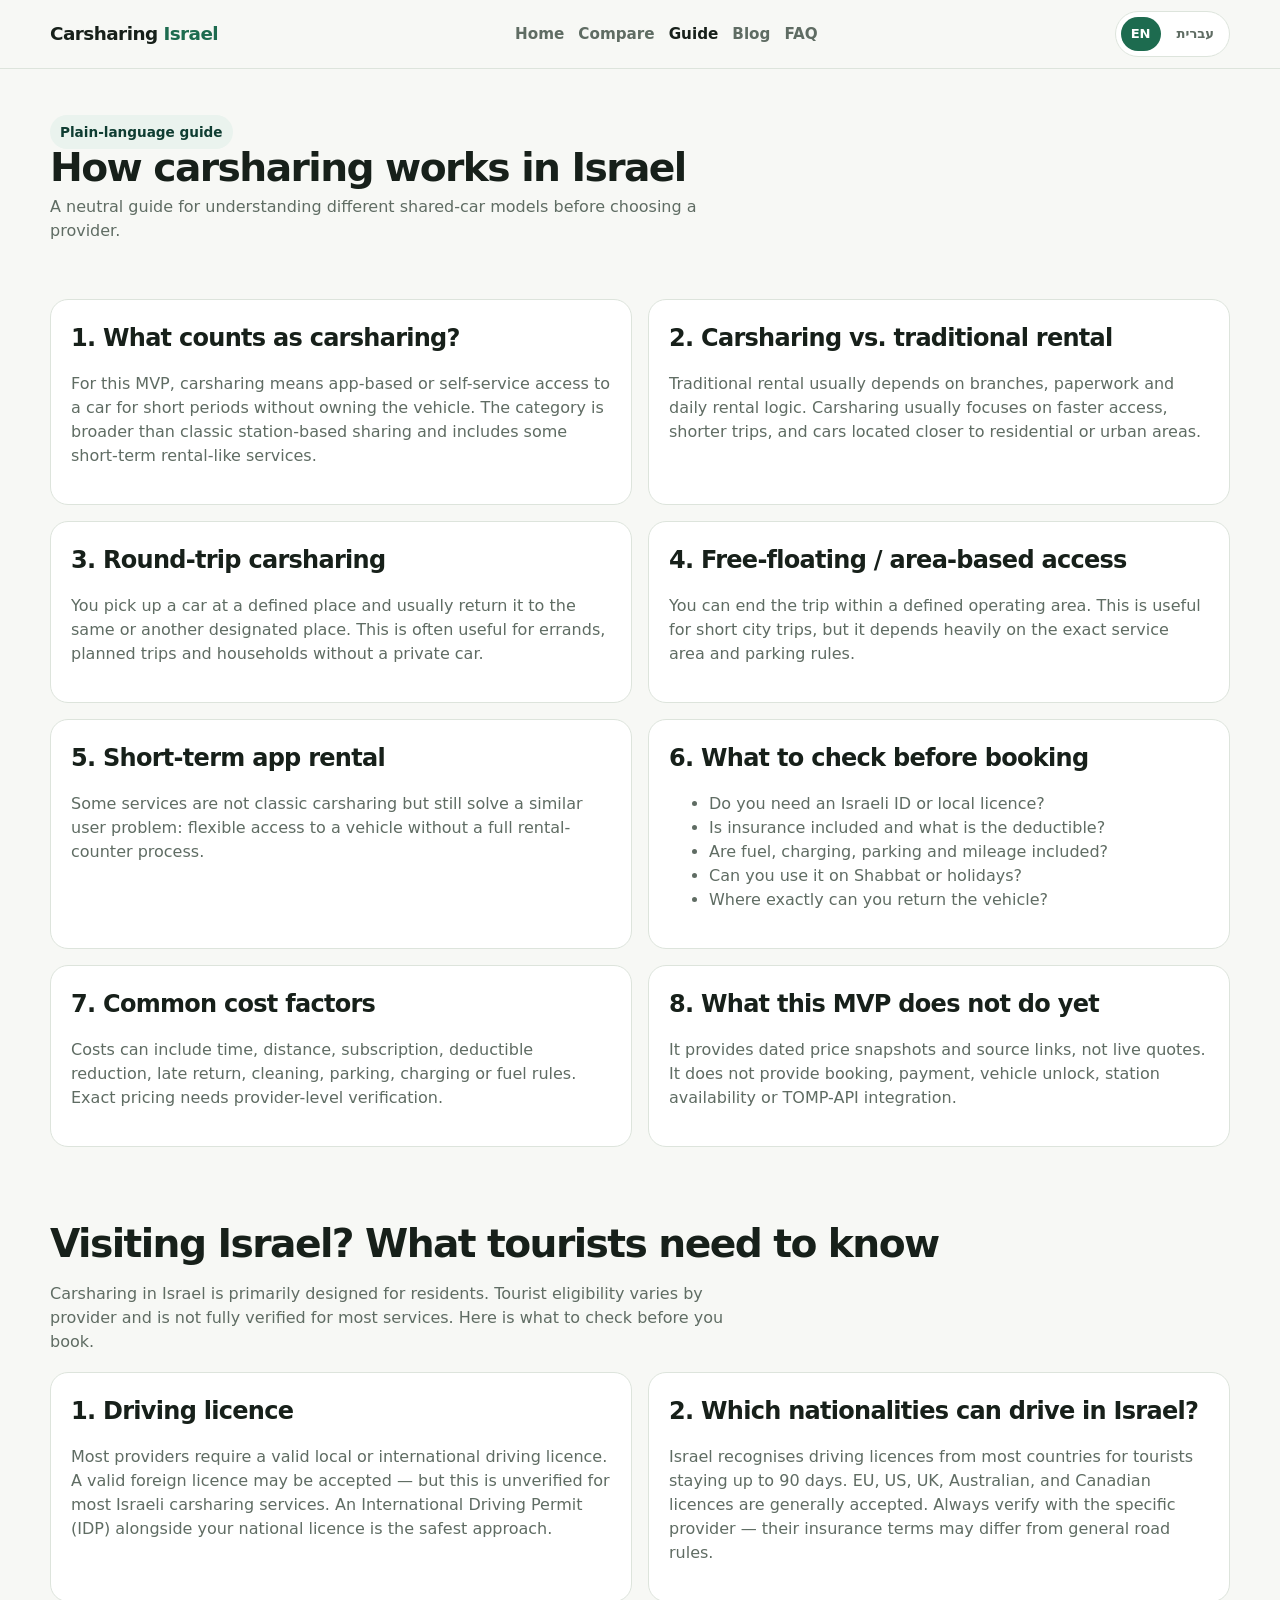
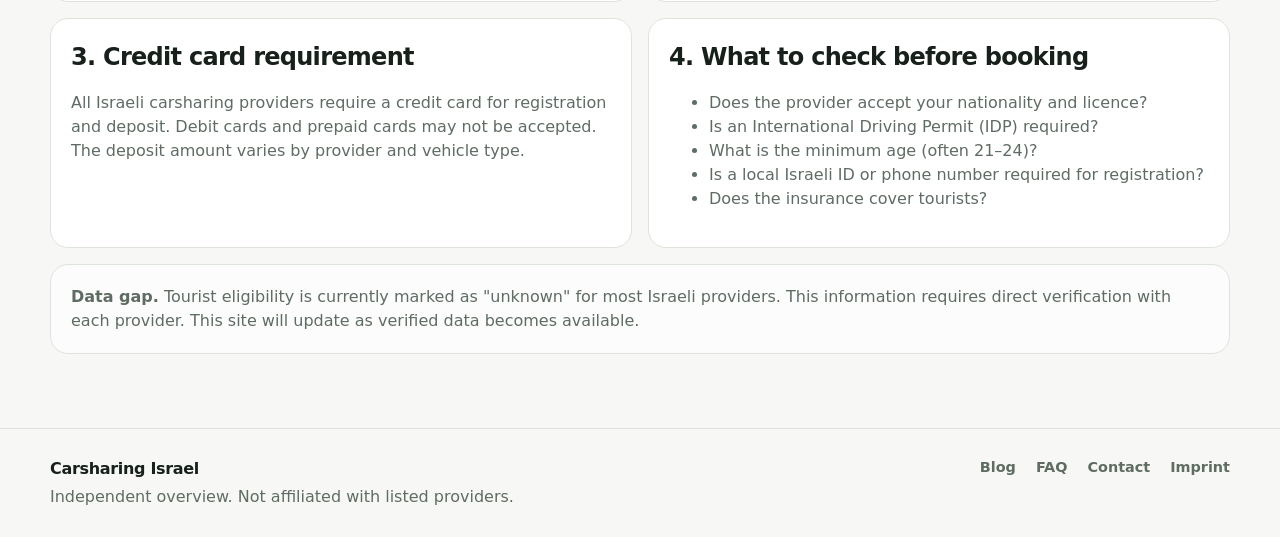
<file: guide.html>
<!doctype html>
<html lang="en" dir="ltr">
<head>
  <meta charset="utf-8">
  <meta name="viewport" content="width=device-width, initial-scale=1">
  <meta name="description" data-i18n-meta="guideMeta" content="A practical guide to how carsharing works in Israel.">
  <title data-i18n-title="guideTitleMeta">How Carsharing Works in Israel | Carsharing Israel</title>
  <link rel="stylesheet" href="css/styles.css">
  <!-- Google Analytics — replace G-XXXXXXXXXX with your property ID -->
  <script async src="https://www.googletagmanager.com/gtag/js?id=G-XXXXXXXXXX"></script>
  <script>
    window.dataLayer = window.dataLayer || [];
    function gtag(){dataLayer.push(arguments);}
    gtag('js', new Date());
    gtag('config', 'G-XXXXXXXXXX');
  </script>
</head>
<body>
<div id="app">
  <header class="site-header">
    <div class="container nav">
      <a class="brand" href="index.html">Carsharing <span data-i18n="brandIsrael">Israel</span></a>
      <nav class="nav-links" aria-label="Main navigation">
        <a href="index.html" data-i18n="navHome">Home</a>
        <a href="compare.html" data-i18n="navCompare">Compare</a>
        <a href="guide.html" aria-current="page" data-i18n="navGuide">Guide</a>
        <a href="blog.html" data-i18n="navBlog">Blog</a>
        <a href="faq.html" data-i18n="navFaq">FAQ</a>
      </nav>
      <div class="language-switcher" aria-label="Language">
        <button type="button" data-lang-button="en" aria-pressed="true">EN</button>
        <button type="button" data-lang-button="he" aria-pressed="false">עברית</button>
      </div>
    </div>
  </header>

  <main>
    <section class="page-title">
      <div class="container">
        <span class="eyebrow" data-i18n="guideEyebrow">Plain-language guide</span>
        <h1 data-i18n="guideTitle">How carsharing works in Israel</h1>
        <p data-i18n="guideIntro">A neutral guide for understanding different shared-car models before choosing a provider.</p>
      </div>
    </section>

    <section class="section">
      <div class="container guide-grid">
        <article class="guide-card">
          <h2 data-i18n="guide1Title">1. What counts as carsharing?</h2>
          <p data-i18n="guide1Text">For this MVP, carsharing means app-based or self-service access to a car for short periods without owning the vehicle. The category is broader than classic station-based sharing and includes some short-term rental-like services.</p>
        </article>
        <article class="guide-card">
          <h2 data-i18n="guide2Title">2. Carsharing vs. traditional rental</h2>
          <p data-i18n="guide2Text">Traditional rental usually depends on branches, paperwork and daily rental logic. Carsharing usually focuses on faster access, shorter trips, and cars located closer to residential or urban areas.</p>
        </article>
        <article class="guide-card">
          <h2 data-i18n="guide3Title">3. Round-trip carsharing</h2>
          <p data-i18n="guide3Text">You pick up a car at a defined place and usually return it to the same or another designated place. This is often useful for errands, planned trips and households without a private car.</p>
        </article>
        <article class="guide-card">
          <h2 data-i18n="guide4Title">4. Free-floating / area-based access</h2>
          <p data-i18n="guide4Text">You can end the trip within a defined operating area. This is useful for short city trips, but it depends heavily on the exact service area and parking rules.</p>
        </article>
        <article class="guide-card">
          <h2 data-i18n="guide5Title">5. Short-term app rental</h2>
          <p data-i18n="guide5Text">Some services are not classic carsharing but still solve a similar user problem: flexible access to a vehicle without a full rental-counter process.</p>
        </article>
        <article class="guide-card">
          <h2 data-i18n="guide6Title">6. What to check before booking</h2>
          <ul>
            <li data-i18n="guide6Li1">Do you need an Israeli ID or local licence?</li>
            <li data-i18n="guide6Li2">Is insurance included and what is the deductible?</li>
            <li data-i18n="guide6Li3">Are fuel, charging, parking and mileage included?</li>
            <li data-i18n="guide6Li4">Can you use it on Shabbat or holidays?</li>
            <li data-i18n="guide6Li5">Where exactly can you return the vehicle?</li>
          </ul>
        </article>
        <article class="guide-card">
          <h2 data-i18n="guide7Title">7. Common cost factors</h2>
          <p data-i18n="guide7Text">Costs can include time, distance, subscription, deductible reduction, late return, cleaning, parking, charging or fuel rules. Exact pricing needs provider-level verification.</p>
        </article>
        <article class="guide-card">
          <h2 data-i18n="guide8Title">8. What this MVP does not do yet</h2>
          <p data-i18n="guide8Text">It provides dated price snapshots and source links, not live quotes. It does not provide booking, payment, vehicle unlock, station availability or TOMP-API integration.</p>
        </article>
      </div>
    </section>

    <section class="section" id="tourist">
      <div class="container">
        <div class="section-header">
          <div>
            <h2>Visiting Israel? What tourists need to know</h2>
            <p>Carsharing in Israel is primarily designed for residents. Tourist eligibility varies by provider and is not fully verified for most services. Here is what to check before you book.</p>
          </div>
        </div>
        <div class="guide-grid">
          <article class="guide-card">
            <h2>1. Driving licence</h2>
            <p>Most providers require a valid local or international driving licence. A valid foreign licence may be accepted — but this is unverified for most Israeli carsharing services. An International Driving Permit (IDP) alongside your national licence is the safest approach.</p>
          </article>
          <article class="guide-card">
            <h2>2. Which nationalities can drive in Israel?</h2>
            <p>Israel recognises driving licences from most countries for tourists staying up to 90 days. EU, US, UK, Australian, and Canadian licences are generally accepted. Always verify with the specific provider — their insurance terms may differ from general road rules.</p>
          </article>
          <article class="guide-card">
            <h2>3. Credit card requirement</h2>
            <p>All Israeli carsharing providers require a credit card for registration and deposit. Debit cards and prepaid cards may not be accepted. The deposit amount varies by provider and vehicle type.</p>
          </article>
          <article class="guide-card">
            <h2>4. What to check before booking</h2>
            <ul>
              <li>Does the provider accept your nationality and licence?</li>
              <li>Is an International Driving Permit (IDP) required?</li>
              <li>What is the minimum age (often 21–24)?</li>
              <li>Is a local Israeli ID or phone number required for registration?</li>
              <li>Does the insurance cover tourists?</li>
            </ul>
          </article>
        </div>
        <div class="disclaimer" style="margin-top:16px;">
          <strong>Data gap.</strong> Tourist eligibility is currently marked as "unknown" for most Israeli providers. This information requires direct verification with each provider. This site will update as verified data becomes available.
        </div>
      </div>
    </section>

  </main>

  <footer class="site-footer">
    <div class="container footer-grid">
      <div class="footer-brand">
        <strong data-i18n="footerName">Carsharing Israel</strong>
        <span data-i18n="footerNote">Independent overview. Not affiliated with listed providers.</span>
      </div>
      <nav class="footer-links" aria-label="Footer navigation">
        <a href="blog.html" data-i18n="footerBlog">Blog</a>
        <a href="faq.html" data-i18n="footerFaq">FAQ</a>
        <a href="contact.html" data-i18n="footerContact">Contact</a>
        <a href="methodology.html" data-i18n="footerImprint">Imprint</a>
      </nav>
    </div>
  </footer>
</div><!-- #app -->
  <script src="js/i18n.js"></script>
</body>
</html>
</file>
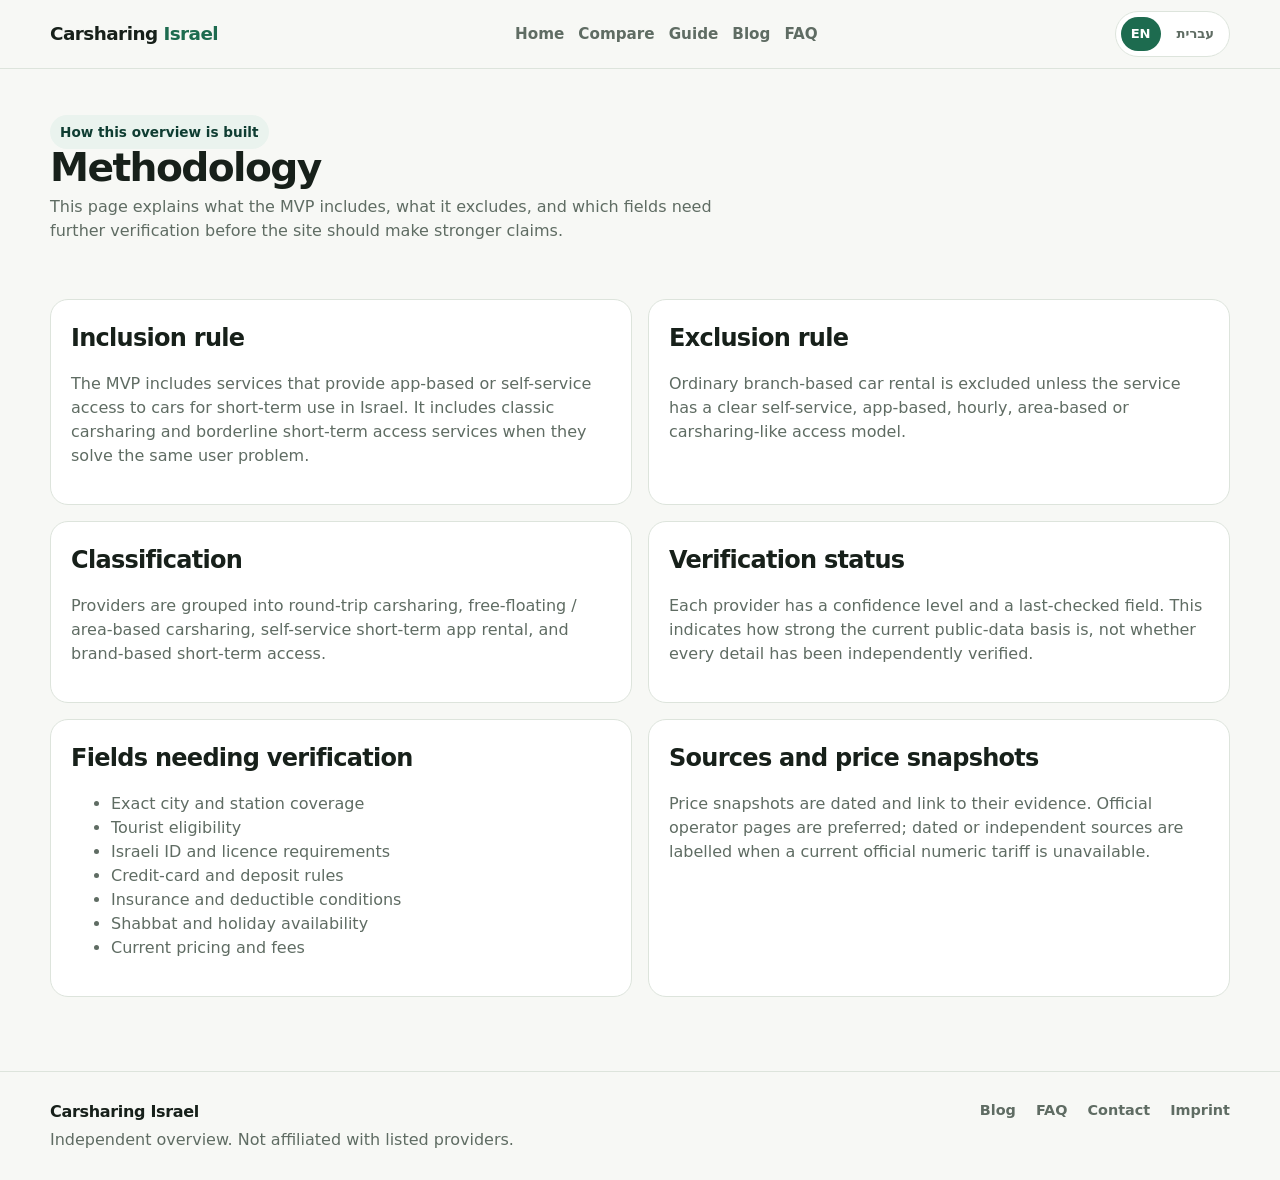
<file: methodology.html>
<!doctype html>
<html lang="en" dir="ltr">
<head>
  <meta charset="utf-8">
  <meta name="viewport" content="width=device-width, initial-scale=1">
  <meta name="description" data-i18n-meta="methodMeta" content="Methodology and inclusion rules for the Carsharing Israel MVP provider overview.">
  <title data-i18n-title="methodTitleMeta">Methodology | Carsharing Israel</title>
  <link rel="stylesheet" href="css/styles.css">
  <!-- Google Analytics — replace G-XXXXXXXXXX with your property ID -->
  <script async src="https://www.googletagmanager.com/gtag/js?id=G-XXXXXXXXXX"></script>
  <script>
    window.dataLayer = window.dataLayer || [];
    function gtag(){dataLayer.push(arguments);}
    gtag('js', new Date());
    gtag('config', 'G-XXXXXXXXXX');
  </script>
</head>
<body>
<div id="app">
  <header class="site-header">
    <div class="container nav">
      <a class="brand" href="index.html">Carsharing <span data-i18n="brandIsrael">Israel</span></a>
      <nav class="nav-links" aria-label="Main navigation">
        <a href="index.html" data-i18n="navHome">Home</a>
        <a href="compare.html" data-i18n="navCompare">Compare</a>
        <a href="guide.html" data-i18n="navGuide">Guide</a>
        <a href="blog.html" data-i18n="navBlog">Blog</a>
        <a href="faq.html" data-i18n="navFaq">FAQ</a>
      </nav>
      <div class="language-switcher" aria-label="Language">
        <button type="button" data-lang-button="en" aria-pressed="true">EN</button>
        <button type="button" data-lang-button="he" aria-pressed="false">עברית</button>
      </div>
    </div>
  </header>

  <main>
    <section class="page-title">
      <div class="container">
        <span class="eyebrow" data-i18n="methodEyebrow">How this overview is built</span>
        <h1 data-i18n="methodTitle">Methodology</h1>
        <p data-i18n="methodIntro">This page explains what the MVP includes, what it excludes, and which fields need further verification before the site should make stronger claims.</p>
      </div>
    </section>

    <section class="section">
      <div class="container guide-grid">
        <article class="guide-card">
          <h2 data-i18n="method1Title">Inclusion rule</h2>
          <p data-i18n="method1Text">The MVP includes services that provide app-based or self-service access to cars for short-term use in Israel. It includes classic carsharing and borderline short-term access services when they solve the same user problem.</p>
        </article>
        <article class="guide-card">
          <h2 data-i18n="method2Title">Exclusion rule</h2>
          <p data-i18n="method2Text">Ordinary branch-based car rental is excluded unless the service has a clear self-service, app-based, hourly, area-based or carsharing-like access model.</p>
        </article>
        <article class="guide-card">
          <h2 data-i18n="method3Title">Classification</h2>
          <p data-i18n="method3Text">Providers are grouped into round-trip carsharing, free-floating / area-based carsharing, self-service short-term app rental, and brand-based short-term access.</p>
        </article>
        <article class="guide-card">
          <h2 data-i18n="method4Title">Verification status</h2>
          <p data-i18n="method4Text">Each provider has a confidence level and a last-checked field. This indicates how strong the current public-data basis is, not whether every detail has been independently verified.</p>
        </article>
        <article class="guide-card">
          <h2 data-i18n="method5Title">Fields needing verification</h2>
          <ul>
            <li data-i18n="method5Li1">Exact city and station coverage</li>
            <li data-i18n="method5Li2">Tourist eligibility</li>
            <li data-i18n="method5Li3">Israeli ID and licence requirements</li>
            <li data-i18n="method5Li4">Credit-card and deposit rules</li>
            <li data-i18n="method5Li5">Insurance and deductible conditions</li>
            <li data-i18n="method5Li6">Shabbat and holiday availability</li>
            <li data-i18n="method5Li7">Current pricing and fees</li>
          </ul>
        </article>
        <article class="guide-card">
          <h2 data-i18n="method6Title">Sources and price snapshots</h2>
          <p data-i18n="method6Text">Price snapshots are dated and link to their evidence. Official operator pages are preferred; dated or independent sources are labelled when a current official numeric tariff is unavailable.</p>
        </article>
      </div>
    </section>
  </main>

  <footer class="site-footer">
    <div class="container footer-grid">
      <div class="footer-brand">
        <strong data-i18n="footerName">Carsharing Israel</strong>
        <span data-i18n="footerNote">Independent overview. Not affiliated with listed providers.</span>
      </div>
      <nav class="footer-links" aria-label="Footer navigation">
        <a href="blog.html" data-i18n="footerBlog">Blog</a>
        <a href="faq.html" data-i18n="footerFaq">FAQ</a>
        <a href="contact.html" data-i18n="footerContact">Contact</a>
        <a href="methodology.html" data-i18n="footerImprint">Imprint</a>
      </nav>
    </div>
  </footer>
</div><!-- #app -->
  <script src="js/i18n.js"></script>
</body>
</html>
</file>
<file: css/styles.css>
:root {
  --bg: #f7f8f5;
  --panel: #ffffff;
  --ink: #17201a;
  --muted: #5f6c63;
  --line: #dde4dc;
  --accent: #1d6b4f;
  --accent-2: #0f3d32;
  --soft: #eaf3ee;
  --warning: #fff4dc;
  --warning-ink: #7a4d00;
  --radius: 18px;
  --max: 1180px;
}

* { box-sizing: border-box; }
/* clip prevents Leaflet/RTL horizontal overflow from shifting the scroll origin */
html { overflow-x: clip; }
body {
  margin: 0;
  overflow-x: hidden;
  font-family: Inter, ui-sans-serif, system-ui, -apple-system, BlinkMacSystemFont, "Segoe UI", sans-serif;
  background: var(--bg);
  color: var(--ink);
  line-height: 1.5;
}
a { color: inherit; }
.container { width: min(var(--max), calc(100% - 32px)); margin: 0 auto; }

.site-header {
  position: sticky;
  top: 0;
  z-index: 5;
  background: rgba(247,248,245,.92);
  border-bottom: 1px solid var(--line);
  backdrop-filter: blur(14px);
}
.nav {
  min-height: 68px;
  display: flex;
  align-items: center;
  justify-content: space-between;
  gap: 18px;
}
.brand { text-decoration: none; font-weight: 800; letter-spacing: -.03em; font-size: 1.15rem; }
.brand span { color: var(--accent); }
.nav-links { display: flex; gap: 14px; flex-wrap: wrap; justify-content: flex-end; }
.nav-links a {
  text-decoration: none;
  color: var(--muted);
  font-weight: 650;
  font-size: .95rem;
}
.nav-links a[aria-current="page"], .nav-links a:hover { color: var(--ink); }

.hero {
  padding: 64px 0 36px;
}
.hero-grid {
  display: grid;
  grid-template-columns: 1.3fr .7fr;
  gap: 28px;
  align-items: stretch;
}
.eyebrow {
  display: inline-flex;
  align-items: center;
  gap: 8px;
  padding: 7px 10px;
  border-radius: 999px;
  background: var(--soft);
  color: var(--accent-2);
  font-weight: 700;
  font-size: .85rem;
}
h1 {
  margin: 18px 0 14px;
  font-size: clamp(2.25rem, 7vw, 5rem);
  line-height: .96;
  letter-spacing: -.06em;
}
.lead {
  margin: 0;
  max-width: 720px;
  color: var(--muted);
  font-size: clamp(1.05rem, 2.5vw, 1.32rem);
}
.hero-actions { display: flex; gap: 12px; flex-wrap: wrap; margin-top: 26px; }
.button {
  display: inline-flex;
  align-items: center;
  justify-content: center;
  min-height: 44px;
  padding: 0 18px;
  border-radius: 999px;
  text-decoration: none;
  font-weight: 750;
  border: 1px solid var(--accent);
}
.button.primary { background: var(--accent); color: white; }
.button.secondary { background: transparent; color: var(--accent-2); }
.stat-panel {
  background: var(--panel);
  border: 1px solid var(--line);
  border-radius: var(--radius);
  padding: 24px;
  display: grid;
  align-content: center;
  gap: 12px;
}
.stat {
  padding: 14px 0;
  border-bottom: 1px solid var(--line);
}
.stat:last-child { border-bottom: none; }
.stat strong { display: block; font-size: 1.6rem; letter-spacing: -.04em; }
.stat span { color: var(--muted); font-weight: 650; font-size: .95rem; }

.section { padding: 34px 0; }
.section-header {
  display: flex;
  justify-content: space-between;
  align-items: end;
  gap: 20px;
  margin-bottom: 18px;
}
.section-header h2, .page-title h1 { margin: 0; font-size: clamp(1.6rem, 4vw, 2.45rem); letter-spacing: -.04em; }
.section-header p, .page-title p { color: var(--muted); max-width: 720px; margin: 8px 0 0; }

.filters {
  background: var(--panel);
  border: 1px solid var(--line);
  border-radius: var(--radius);
  padding: 18px;
  display: grid;
  grid-template-columns: repeat(7, minmax(0, 1fr));
  gap: 12px;
  margin-bottom: 20px;
}
.filter-field label {
  display: block;
  font-size: .78rem;
  font-weight: 800;
  color: var(--muted);
  margin-bottom: 6px;
  text-transform: uppercase;
  letter-spacing: .05em;
}
select, button.reset {
  width: 100%;
  min-height: 42px;
  border: 1px solid var(--line);
  border-radius: 12px;
  background: #fff;
  padding: 0 10px;
  color: var(--ink);
  font: inherit;
}
button.reset { cursor: pointer; font-weight: 750; color: var(--accent-2); }

.result-count { color: var(--muted); font-weight: 700; margin: 0 0 14px; }
.provider-grid {
  display: grid;
  grid-template-columns: repeat(3, minmax(0, 1fr));
  gap: 16px;
}
.provider-card {
  background: var(--panel);
  border: 1px solid var(--line);
  border-radius: var(--radius);
  padding: 18px;
  display: flex;
  flex-direction: column;
  min-height: 100%;
}
.card-top { display: flex; justify-content: space-between; gap: 10px; align-items: flex-start; }
.provider-card h3 { margin: 0; font-size: 1.22rem; letter-spacing: -.03em; }
.hebrew { color: var(--muted); font-weight: 700; margin-top: 2px; }
.provider-card p { color: var(--muted); }
.badges { display: flex; flex-wrap: wrap; gap: 7px; margin: 10px 0; }
.badge {
  display: inline-flex;
  align-items: center;
  border: 1px solid var(--line);
  background: #fbfcfb;
  border-radius: 999px;
  padding: 5px 9px;
  font-size: .78rem;
  font-weight: 750;
  color: var(--muted);
}
.badge.high { background: var(--soft); color: var(--accent-2); border-color: #cfe1d7; }
.badge.medium { background: var(--warning); color: var(--warning-ink); border-color: #f0ddab; }
.meta-list { display: grid; gap: 10px; margin: 14px 0; }
.meta-item strong { display: block; font-size: .78rem; text-transform: uppercase; color: var(--muted); letter-spacing: .06em; }
.meta-item span { font-weight: 650; }
.price-snapshot {
  border: 1px solid #cfe1d7;
  border-radius: 12px;
  background: var(--soft);
  padding: 11px;
}
.price-snapshot span { display: block; line-height: 1.5; }
.source-list { display: grid; gap: 5px; }
.source-link {
  color: var(--accent);
  font-weight: 750;
  text-decoration: underline;
  text-decoration-thickness: 1px;
  text-underline-offset: 3px;
}
.source-link small { color: var(--muted); font-weight: 650; }
.card-footer { margin-top: auto; padding-top: 14px; display: flex; justify-content: space-between; gap: 10px; align-items: center; }
.card-footer a { color: var(--accent); font-weight: 800; text-decoration: none; }
.small-note { color: var(--muted); font-size: .82rem; }

.choice-grid { display: grid; grid-template-columns: repeat(4, minmax(0, 1fr)); gap: 14px; }
.choice-card, .guide-card, .disclaimer, .page-panel {
  background: var(--panel);
  border: 1px solid var(--line);
  border-radius: var(--radius);
  padding: 20px;
}
.choice-card h3, .guide-card h2 { margin: 0 0 8px; letter-spacing: -.03em; }
.choice-card p, .guide-card p, .guide-card li { color: var(--muted); }

.table-wrap {
  overflow-x: auto;
  background: var(--panel);
  border: 1px solid var(--line);
  border-radius: var(--radius);
}
table { width: 100%; border-collapse: collapse; min-width: 1500px; }
th, td { text-align: left; padding: 14px; border-bottom: 1px solid var(--line); vertical-align: top; }
th { font-size: .78rem; text-transform: uppercase; color: var(--muted); letter-spacing: .06em; background: #fbfcfb; }
td { font-size: .95rem; }
tr:last-child td { border-bottom: none; }
.table-link { color: var(--accent); font-weight: 800; text-decoration: none; }

.page-title { padding: 46px 0 22px; }
.guide-grid { display: grid; grid-template-columns: 1fr 1fr; gap: 16px; }
.disclaimer { background: #fbfcfb; color: var(--muted); }
.site-footer { margin-top: 40px; padding: 28px 0; border-top: 1px solid var(--line); color: var(--muted); }
.footer-inner { display: flex; justify-content: space-between; gap: 16px; flex-wrap: wrap; }
.empty { background: var(--panel); border: 1px dashed var(--line); border-radius: var(--radius); padding: 28px; color: var(--muted); }


.quick-start { padding-top: 18px; }
.quick-choice-grid { align-items: stretch; }
.choice-button {
  text-align: left;
  cursor: pointer;
  font: inherit;
  color: inherit;
}
.choice-button:hover, .choice-button:focus-visible {
  border-color: var(--accent);
  outline: none;
}
.choice-button.active {
  border-color: var(--accent);
  background: var(--soft);
}
.skip-link {
  position: absolute;
  left: -9999px;
  top: auto;
  width: 1px;
  height: 1px;
  overflow: hidden;
}
.skip-link:focus {
  position: fixed;
  top: 12px;
  left: 12px;
  width: auto;
  height: auto;
  padding: 8px 16px;
  background: var(--accent);
  color: #fff;
  border-radius: 8px;
  font-weight: 700;
  z-index: 100;
  text-decoration: none;
}
.taxonomy-strip { padding-top: 18px; }
.section-header.compact { margin-bottom: 14px; }
.taxonomy-grid {
  display: grid;
  grid-template-columns: repeat(4, minmax(0, 1fr));
  gap: 14px;
}
.taxonomy-card {
  background: var(--soft);
  border: 1px solid #cfe1d7;
  border-radius: var(--radius);
  padding: 18px;
}
.taxonomy-card h3 { margin: 0 0 8px; letter-spacing: -.03em; }
.taxonomy-card p { margin: 0; color: var(--muted); }
.primary-filter select { border-color: #b7d1c3; }
.methodology-callout {
  display: flex;
  align-items: center;
  justify-content: space-between;
  gap: 18px;
  background: var(--panel);
  border: 1px solid var(--line);
  border-radius: var(--radius);
  padding: 22px;
}
.methodology-callout h2 { margin: 0 0 8px; letter-spacing: -.04em; }
.methodology-callout p { margin: 0; color: var(--muted); max-width: 820px; }

@media (max-width: 920px) {
  .hero-grid, .guide-grid { grid-template-columns: 1fr; }
  .filters { grid-template-columns: repeat(2, minmax(0, 1fr)); }
  .provider-grid { grid-template-columns: repeat(2, minmax(0, 1fr)); }
  .choice-grid, .taxonomy-grid { grid-template-columns: repeat(2, minmax(0, 1fr)); }
}
@media (max-width: 620px) {
  .container { width: min(var(--max), calc(100% - 22px)); }
  /* compact sticky nav: brand + switcher on one row, links below */
  .nav { padding: 10px 0; gap: 8px; flex-wrap: wrap; }
  .brand { font-size: 1rem; }
  .nav-links { order: 3; width: 100%; justify-content: flex-start; gap: 10px; }
  .nav-links a { font-size: .88rem; }
  .language-switcher { margin-left: auto; }
  .hero { padding-top: 28px; }
  h1 { font-size: clamp(1.9rem, 9vw, 3rem); }
  /* hide taxonomy strip on mobile — too much info density */
  .taxonomy-strip { display: none; }
  /* 2-col filters instead of 1 — less scrolling */
  .filters { grid-template-columns: repeat(2, minmax(0, 1fr)); gap: 8px; padding: 12px; }
  .provider-grid { grid-template-columns: 1fr; }
  .choice-grid { grid-template-columns: repeat(2, minmax(0, 1fr)); }
  .section-header { display: block; }
  .methodology-callout { display: block; }
  .methodology-callout .button { margin-top: 16px; }
  .card-footer { display: block; }
  .card-footer a { display: inline-block; margin-top: 8px; }
  /* reduce card padding on mobile */
  .provider-card { padding: 14px; }
  .stat-panel { padding: 16px; }
}

.map-layout {
  display: grid;
  grid-template-columns: minmax(0, 1.4fr) minmax(280px, .6fr);
  gap: 18px;
  align-items: stretch;
}
.map-card,
.map-panel {
  background: var(--panel);
  border: 1px solid var(--line);
  border-radius: var(--radius);
  overflow: hidden;
}
.coverage-map {
  width: 100%;
  min-height: 460px;
  background: #e7eee9;
  /* Leaflet positions tiles absolutely; force LTR so tiles don't escape in RTL mode */
  direction: ltr;
  overflow: hidden;
}
.map-fallback {
  margin: 0;
  padding: 12px 16px 16px;
  color: var(--muted);
  font-size: .9rem;
  border-top: 1px solid var(--line);
}
.map-panel {
  padding: 22px;
}
.map-panel h3 {
  margin: 0 0 10px;
  letter-spacing: -.03em;
}
.map-panel ul {
  margin: 0 0 18px;
  padding-left: 18px;
  color: var(--muted);
}
.map-panel li + li { margin-top: 8px; }
.coverage-list {
  display: grid;
  gap: 10px;
}
.coverage-city {
  border: 1px solid var(--line);
  border-radius: 14px;
  padding: 12px;
  background: var(--bg);
}
.coverage-city strong {
  display: block;
  margin-bottom: 4px;
}
.coverage-city span {
  color: var(--muted);
  font-size: .9rem;
}
.leaflet-popup-content {
  font-family: Inter, ui-sans-serif, system-ui, -apple-system, BlinkMacSystemFont, "Segoe UI", sans-serif;
}
.leaflet-popup-content strong { display: block; margin-bottom: 4px; }

@media (max-width: 920px) {
  .map-layout { grid-template-columns: 1fr; }
  .coverage-map { min-height: 380px; }
}
@media (max-width: 620px) {
  .coverage-map { min-height: 320px; }
}

.language-switcher {
  display: inline-flex;
  align-items: center;
  gap: 6px;
  padding: 5px;
  border: 1px solid var(--line);
  border-radius: 999px;
  background: var(--panel);
  color: var(--muted);
  font-size: .82rem;
  font-weight: 750;
}
.language-switcher button {
  border: 0;
  border-radius: 999px;
  padding: 7px 10px;
  background: transparent;
  color: var(--muted);
  font: inherit;
  cursor: pointer;
}
.language-switcher button[aria-pressed="true"] {
  background: var(--accent);
  color: #fff;
}
.provider-heading,
.table-provider {
  display: flex;
  align-items: center;
  gap: 10px;
}
.provider-logo,
.table-logo {
  width: 38px;
  height: 38px;
  border-radius: 11px;
  border: 1px solid var(--line);
  background: #fff;
  object-fit: contain;
  padding: 5px;
  flex: 0 0 auto;
}
.table-logo {
  width: 32px;
  height: 32px;
  border-radius: 9px;
}
#app[dir="rtl"] {
  font-family: Arial, "Noto Sans Hebrew", "Rubik", system-ui, sans-serif;
}
/* RTL layout — dir="rtl" on #app already reverses flex row direction,
   so we do NOT add row-reverse here (that would cancel out RTL). */
#app[dir="rtl"] .nav-links { justify-content: flex-start; }
#app[dir="rtl"] .choice-button { text-align: right; }
#app[dir="rtl"] th,
#app[dir="rtl"] td { text-align: right; }
#app[dir="rtl"] .map-panel ul,
#app[dir="rtl"] .guide-card ul { padding-left: 0; padding-right: 18px; }
#app[dir="rtl"] h1 { letter-spacing: -.04em; }
#app[dir="rtl"] .leaflet-popup-content { direction: rtl; text-align: right; }
#app[dir="rtl"] .card-footer a,
#app[dir="rtl"] .table-link { direction: ltr; unicode-bidi: isolate; }
#app[dir="rtl"] .meta-item strong,
#app[dir="rtl"] .filter-field label { text-align: right; }

@media (max-width: 620px) {
  .language-switcher { align-self: center; }
  #app[dir="rtl"] .language-switcher { margin-left: 0; margin-right: auto; }
  #app[dir="rtl"] .nav-links { justify-content: flex-start; }
}

/* ── EV badge ──────────────────────────────────────────────────────────── */
.badge.ev {
  background: #e8f5e9;
  color: #2e7d32;
  border-color: #a5d6a7;
}

/* ── Tourist quick-start link card ─────────────────────────────────────── */
.choice-link {
  text-decoration: none;
  display: block;
  text-align: left;
  color: inherit;
  border-left: 3px solid var(--accent);
}
.choice-link:hover, .choice-link:focus-visible {
  border-color: var(--accent);
  background: var(--soft);
  outline: none;
}

/* ── 5-column quick-start grid on large screens ─────────────────────────── */
@media (min-width: 921px) {
  .five-col { grid-template-columns: repeat(5, minmax(0, 1fr)); }
}

/* ── Footer grid ────────────────────────────────────────────────────────── */
.footer-grid {
  display: flex;
  justify-content: space-between;
  align-items: flex-start;
  gap: 24px;
  flex-wrap: wrap;
}
.footer-brand {
  display: flex;
  flex-direction: column;
  gap: 4px;
}
.footer-brand strong { color: var(--ink); font-size: 1rem; letter-spacing: -.02em; }
.footer-links {
  display: flex;
  gap: 20px;
  flex-wrap: wrap;
  align-items: center;
}
.footer-links a {
  color: var(--muted);
  text-decoration: none;
  font-weight: 650;
  font-size: .9rem;
}
.footer-links a:hover { color: var(--ink); }

/* ── Blog / FAQ page styles ─────────────────────────────────────────────── */
.blog-grid { display: grid; grid-template-columns: repeat(2, minmax(0, 1fr)); gap: 20px; }
.blog-card {
  background: var(--panel);
  border: 1px solid var(--line);
  border-radius: var(--radius);
  padding: 24px;
  text-decoration: none;
  color: inherit;
  display: flex;
  flex-direction: column;
  gap: 10px;
}
.blog-card:hover { border-color: var(--accent); }
.blog-card h2 { margin: 0; font-size: 1.25rem; letter-spacing: -.03em; }
.blog-card p { margin: 0; color: var(--muted); }
.blog-tag { display: inline-block; background: var(--soft); color: var(--accent-2); border-radius: 999px; padding: 4px 10px; font-size: .78rem; font-weight: 750; }
.faq-list { display: grid; gap: 12px; }
.faq-item {
  background: var(--panel);
  border: 1px solid var(--line);
  border-radius: var(--radius);
  padding: 20px;
}
.faq-item h3 { margin: 0 0 8px; font-size: 1rem; letter-spacing: -.02em; }
.faq-item p { margin: 0; color: var(--muted); }

@media (max-width: 920px) {
  .blog-grid { grid-template-columns: 1fr; }
}
</file>
